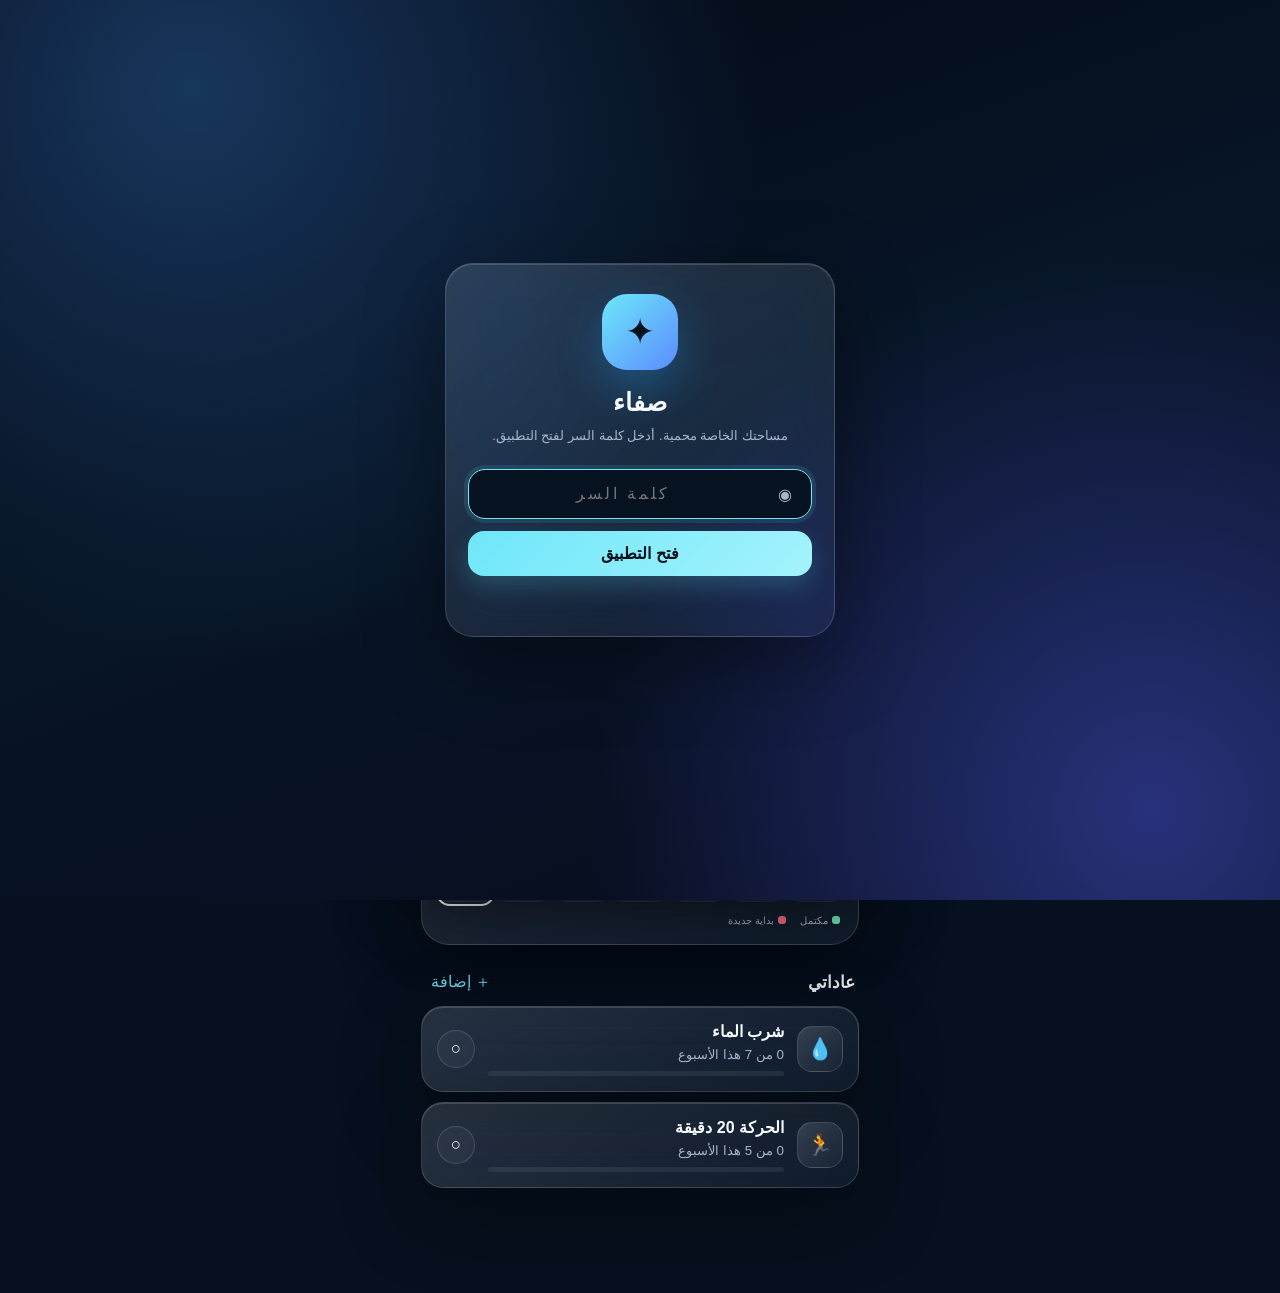
<file: index.html>
<!doctype html>
<html lang="ar" dir="rtl">
<head>
<meta charset="utf-8"><meta name="viewport" content="width=device-width,initial-scale=1,viewport-fit=cover">
<meta name="theme-color" content="#06101e"><meta name="color-scheme" content="dark"><meta name="apple-mobile-web-app-capable" content="yes"><meta name="apple-mobile-web-app-status-bar-style" content="black-translucent"><meta name="mobile-web-app-capable" content="yes"><title>صفاء — متتبع العادات</title>
<style>
:root{--bg:#06101e;--panel:rgba(255,255,255,.09);--line:rgba(255,255,255,.15);--text:#f7fbff;--muted:#a9b7c9;--cyan:#6ee7f9;--blue:#5b8cff;--green:#6ee7b7;--red:#fb7185;--gold:#f9d56e;--shadow:0 24px 80px rgba(0,0,0,.38)}
*{box-sizing:border-box;-webkit-tap-highlight-color:transparent}html{min-height:100%;scroll-behavior:smooth;background:#06101e;color-scheme:dark}body{margin:0;min-height:100vh;min-height:100dvh;color:var(--text);font-family:-apple-system,BlinkMacSystemFont,"SF Pro Display","Segoe UI",Tahoma,sans-serif;background-color:#06101e;background-image:radial-gradient(circle at 10% 0%,#17365c 0,transparent 38%),radial-gradient(circle at 90% 15%,#28327b 0,transparent 35%),linear-gradient(160deg,#030712,#071526 48%,#080b1d);background-attachment:fixed;overflow-x:hidden}
body:before,body:after{content:"";position:fixed;border-radius:50%;filter:blur(2px);opacity:.55;z-index:-1;animation:float 10s ease-in-out infinite alternate}body:before{width:230px;height:230px;background:#0ea5e9;top:16%;right:-120px}body:after{width:280px;height:280px;background:#4338ca;bottom:5%;left:-150px;animation-delay:-4s}@keyframes float{to{transform:translate3d(20px,-35px,0) scale(1.12)}}
button,input,select{font:inherit}.app{width:min(100%,470px);margin:auto;min-height:100vh;padding:calc(18px + env(safe-area-inset-top)) 16px calc(105px + env(safe-area-inset-bottom))}.glass{background:linear-gradient(145deg,rgba(255,255,255,.14),rgba(255,255,255,.055));border:1px solid var(--line);box-shadow:var(--shadow),inset 0 1px rgba(255,255,255,.15);backdrop-filter:blur(24px) saturate(145%);-webkit-backdrop-filter:blur(24px) saturate(145%);border-radius:28px}
header{display:flex;align-items:center;justify-content:space-between;margin:4px 4px 22px}.brand{display:flex;gap:11px;align-items:center}.logo{width:43px;height:43px;display:grid;place-items:center;border-radius:15px;background:linear-gradient(135deg,var(--cyan),var(--blue));box-shadow:0 10px 30px #249ceb55;color:#04101c;font-size:22px}.brand h1{font-size:20px;margin:0}.brand small{color:var(--muted)}.icon-btn{border:0;color:#fff;background:var(--panel);border:1px solid var(--line);width:43px;height:43px;border-radius:50%;cursor:pointer}
.hero{padding:24px;position:relative;overflow:hidden}.hero:after{content:"";position:absolute;width:150px;height:150px;border-radius:50%;background:var(--cyan);filter:blur(65px);opacity:.16;left:-30px;top:-35px}.eyebrow{color:#c9d8e9;font-size:13px;display:flex;gap:7px;align-items:center}.pulse{width:8px;height:8px;border-radius:50%;background:var(--green);box-shadow:0 0 0 5px #6ee7b722}.streak{font-size:76px;line-height:.95;font-weight:800;letter-spacing:-5px;margin:20px 0 4px;background:linear-gradient(180deg,#fff,#9feaff);-webkit-background-clip:text;color:transparent}.day-label{color:var(--muted)}.quote{margin:20px 0 0;padding-top:17px;border-top:1px solid var(--line);font-size:14px;color:#d9e7f5}.hero-actions{display:flex;gap:10px;margin-top:20px}.btn{border:0;border-radius:16px;padding:13px 16px;cursor:pointer;font-weight:700;transition:.2s}.btn:active{transform:scale(.97)}.btn-primary{color:#04101c;background:linear-gradient(135deg,var(--cyan),#a5f3fc);flex:1;box-shadow:0 10px 25px #67e8f933}.btn-soft{color:#fff;background:var(--panel);border:1px solid var(--line)}
.section-title{display:flex;justify-content:space-between;align-items:center;margin:26px 4px 12px}.section-title h2{font-size:17px;margin:0}.section-title button{border:0;background:none;color:var(--cyan);cursor:pointer}.stats{display:grid;grid-template-columns:repeat(3,1fr);gap:9px}.stat{padding:16px 10px;text-align:center;border-radius:21px}.stat b{font-size:23px;display:block}.stat span{font-size:11px;color:var(--muted)}.calendar{padding:18px}.calendar-head{display:flex;justify-content:space-between;align-items:center;margin-bottom:14px}.calendar-grid{display:grid;grid-template-columns:repeat(7,1fr);gap:7px}.dow{text-align:center;color:var(--muted);font-size:10px}.cell{aspect-ratio:1;border-radius:10px;display:grid;place-items:center;font-size:11px;color:#7f91a8;background:rgba(255,255,255,.04);border:1px solid rgba(255,255,255,.04)}.cell.good{background:linear-gradient(135deg,#2dd4bf,#60a5fa);color:#03151c;font-weight:800;box-shadow:0 5px 15px #2dd4bf33}.cell.bad{background:#fb718544;color:#ffdbe1;border-color:#fb718577}.cell.today{outline:2px solid #fff;outline-offset:2px}.cell.blank{opacity:0}.legend{display:flex;gap:14px;margin-top:13px;font-size:10px;color:var(--muted)}.dot{width:8px;height:8px;border-radius:3px;display:inline-block;margin-left:4px}.dot.g{background:var(--green)}.dot.r{background:var(--red)}
.habits{display:grid;gap:10px}.habit{padding:15px;display:flex;align-items:center;gap:13px;border-radius:22px}.habit-icon{width:46px;height:46px;border-radius:15px;display:grid;place-items:center;font-size:21px;background:linear-gradient(135deg,#ffffff24,#ffffff08);border:1px solid var(--line)}.habit-info{flex:1}.habit-info b{display:block;margin-bottom:4px}.habit-info small{color:var(--muted)}.check{width:38px;height:38px;border-radius:50%;border:1px solid var(--line);background:#ffffff0b;color:#fff;cursor:pointer;font-size:17px}.check.done{color:#04140f;background:var(--green);border-color:transparent}.progress{height:5px;background:#ffffff12;border-radius:10px;margin-top:8px;overflow:hidden}.progress i{display:block;height:100%;border-radius:10px;background:linear-gradient(90deg,var(--cyan),var(--blue))}
.nav{position:fixed;z-index:20;bottom:calc(12px + env(safe-area-inset-bottom));left:50%;transform:translateX(-50%);width:min(calc(100% - 28px),440px);padding:9px;display:grid;grid-template-columns:repeat(3,1fr);border-radius:24px}.nav button{border:0;background:transparent;color:var(--muted);padding:8px;border-radius:16px;cursor:pointer;font-size:11px}.nav button span{font-size:20px;display:block;margin-bottom:2px}.nav button.active{color:#fff;background:#ffffff12}.screen{display:none}.screen.active{display:block;animation:show .35s ease}@keyframes show{from{opacity:0;transform:translateY(8px)}}
.modal{position:fixed;inset:0;z-index:50;background:#020713aa;display:none;align-items:flex-end;justify-content:center;padding:15px}.modal.open{display:flex}.sheet{width:min(100%,470px);padding:22px;border-radius:30px;animation:up .3s ease}@keyframes up{from{transform:translateY(40px);opacity:0}}.sheet h3{margin:0 0 6px}.sheet p{color:var(--muted);font-size:13px;line-height:1.7}.field{margin:14px 0}.field label{display:block;font-size:12px;color:var(--muted);margin:0 3px 7px}.field input,.field select{width:100%;border-radius:15px;border:1px solid var(--line);background:#071221;color:#fff;padding:13px;outline:none}.row{display:flex;gap:9px}.row>*{flex:1}.danger{color:#fecdd3;background:#fb718522;border:1px solid #fb718555}.full{width:100%}.toast{position:fixed;z-index:90;top:calc(16px + env(safe-area-inset-top));left:50%;transform:translate(-50%,-120px);padding:12px 18px;border-radius:16px;background:#e9fbff;color:#06101e;font-weight:700;box-shadow:var(--shadow);transition:.35s}.toast.show{transform:translate(-50%,0)}
.settings-card{padding:8px 18px}.setting{padding:15px 0;display:flex;align-items:center;justify-content:space-between;border-bottom:1px solid var(--line)}.setting:last-child{border:0}.setting small{display:block;color:var(--muted);margin-top:4px}.about{padding:20px;line-height:1.8;color:#dbe8f5;font-size:13px}.empty{text-align:center;padding:26px;color:var(--muted)}.confetti{position:fixed;z-index:100;width:8px;height:14px;top:-20px;animation:fall 1.8s linear forwards}@keyframes fall{to{transform:translate(var(--x),105vh) rotate(700deg)}}
.header-actions{display:flex;gap:8px}.lock-screen{position:fixed;inset:0;z-index:300;display:grid;place-items:center;min-height:100vh;min-height:100dvh;padding:calc(22px + env(safe-area-inset-top)) 22px calc(22px + env(safe-area-inset-bottom));background-color:#06101e;background-image:radial-gradient(circle at 15% 10%,#17365c 0,transparent 42%),radial-gradient(circle at 90% 90%,#28327b 0,transparent 40%),linear-gradient(160deg,#030712,#071526 48%,#080b1d)}.lock-screen.hidden{display:none}.lock-card{width:min(100%,390px);padding:30px 22px;text-align:center}.lock-logo{width:76px;height:76px;margin:0 auto 18px;display:grid;place-items:center;border-radius:25px;background:linear-gradient(135deg,var(--cyan),var(--blue));box-shadow:0 18px 45px #249ceb55;color:#04101c;font-size:36px}.lock-card h2{margin:0 0 8px;font-size:25px}.lock-card p{margin:0 auto 22px;color:var(--muted);font-size:13px;line-height:1.7}.password-wrap{position:relative;margin-bottom:12px}.password-wrap input{width:100%;padding:15px 50px 15px 16px;text-align:center;letter-spacing:3px;border-radius:17px;border:1px solid var(--line);background:#071221;color:#fff;outline:none}.password-wrap input:focus{border-color:var(--cyan);box-shadow:0 0 0 4px #6ee7f91b}.show-password{position:absolute;right:8px;top:50%;transform:translateY(-50%);border:0;background:transparent;color:var(--muted);width:38px;height:38px;cursor:pointer}.lock-error{min-height:20px;color:#fecdd3;font-size:12px;margin-top:10px}.shake{animation:shake .35s ease}@keyframes shake{25%{transform:translateX(-8px)}50%{transform:translateX(8px)}75%{transform:translateX(-4px)}}
@media(min-width:700px){.app{padding-top:32px}.nav{bottom:24px}}@media(prefers-reduced-motion:reduce){*,*:before,*:after{animation:none!important;transition:none!important}}
</style></head>
<body>
<section class="lock-screen" id="lockScreen" aria-labelledby="lockTitle"><div class="lock-card glass" id="lockCard"><div class="lock-logo">✦</div><h2 id="lockTitle">صفاء</h2><p>مساحتك الخاصة محمية. أدخل كلمة السر لفتح التطبيق.</p><form onsubmit="unlockApp(event)"><div class="password-wrap"><input id="passwordInput" type="password" inputmode="text" autocomplete="current-password" placeholder="كلمة السر" aria-label="كلمة السر"><button class="show-password" type="button" onclick="togglePassword()" aria-label="إظهار أو إخفاء كلمة السر">◉</button></div><button class="btn btn-primary full" type="submit">فتح التطبيق</button><div class="lock-error" id="lockError" role="alert"></div></form></div></section>
<main class="app">
<header><div class="brand"><div class="logo">✦</div><div><h1>صفاء</h1><small id="todayText"></small></div></div><div class="header-actions"><button class="icon-btn" onclick="lockApp()" aria-label="قفل التطبيق">⌑</button><button class="icon-btn" onclick="openModal('settingsModal')" aria-label="الإعدادات">⚙</button></div></header>
<section id="home" class="screen active">
<div class="hero glass"><div class="eyebrow"><i class="pulse"></i> التعافي من الإباحية والعادة السرية</div><div class="streak" id="streak">0</div><div class="day-label" id="streakLabel">أيام من التقدّم</div><div class="quote" id="quote">كل يوم تختاره لنفسك هو خطوة حقيقية للأمام.</div><div class="hero-actions"><button class="btn btn-primary" onclick="markClean()">✓ أكملت اليوم</button><button class="btn btn-soft" onclick="openModal('resetModal')">بداية جديدة</button></div></div>
<div class="section-title"><h2>نظرة سريعة</h2></div><div class="stats"><div class="stat glass"><b id="best">0</b><span>أفضل سلسلة</span></div><div class="stat glass"><b id="cleanTotal">0</b><span>أيام ناجحة</span></div><div class="stat glass"><b id="rate">0%</b><span>هذا الشهر</span></div></div>
<div class="section-title"><h2>آخر 35 يوماً</h2><button onclick="showScreen('calendar')">عرض الكل</button></div><div class="calendar glass"><div class="calendar-grid" id="miniCalendar"></div><div class="legend"><span><i class="dot g"></i>مكتمل</span><span><i class="dot r"></i>بداية جديدة</span></div></div>
<div class="section-title"><h2>عاداتي</h2><button onclick="openHabitModal()">＋ إضافة</button></div><div id="habitList" class="habits"></div>
</section>
<section id="calendar" class="screen"><div class="section-title"><h2>سجل التقدّم</h2><button onclick="changeMonth(0)">هذا الشهر</button></div><div class="calendar glass"><div class="calendar-head"><button class="icon-btn" onclick="changeMonth(1)">‹</button><b id="monthTitle"></b><button class="icon-btn" onclick="changeMonth(-1)">›</button></div><div class="calendar-grid" id="monthCalendar"></div></div><div class="about glass" style="margin-top:14px"><b>تذكّر</b><br>السجل وسيلة للفهم، وليس للحكم عليك. البداية الجديدة لا تمحو ما تعلمته في الأيام السابقة.</div></section>
<section id="settings" class="screen"><div class="section-title"><h2>البيانات والخصوصية</h2></div><div class="settings-card glass"><div class="setting"><div><b>قفل التطبيق</b><small>اطلب كلمة السر عند الفتح من جديد</small></div><button class="btn btn-soft" onclick="lockApp()">قفل الآن</button></div><div class="setting"><div><b>تصدير نسخة</b><small>ملف JSON يحتفظ بسجلك</small></div><button class="btn btn-soft" onclick="exportData()">تصدير</button></div><div class="setting"><div><b>استيراد نسخة</b><small>استعد بياناتك من ملف سابق</small></div><label class="btn btn-soft">استيراد<input type="file" accept="application/json" onchange="importData(this)" hidden></label></div><div class="setting"><div><b>حذف كل البيانات</b><small>لا يمكن التراجع عن هذا الإجراء</small></div><button class="btn danger" onclick="eraseAll()">حذف</button></div></div><div class="about glass" style="margin-top:14px"><b>خصوصيتك أولاً</b><br>تُحفظ بياناتك داخل متصفحك فقط، ولا تُرسل إلى أي خادم. إذا مسحت بيانات المتصفح قد تفقد سجلك، لذلك استعمل التصدير للنسخ الاحتياطي.</div></section>
</main>
<nav class="nav glass"><button class="active" data-screen="home" onclick="showScreen('home')"><span>⌂</span>الرئيسية</button><button data-screen="calendar" onclick="showScreen('calendar')"><span>▦</span>السجل</button><button data-screen="settings" onclick="showScreen('settings')"><span>⚙</span>الإعدادات</button></nav>
<div class="modal" id="setupModal"><div class="sheet glass"><h3>ابدأ رحلتك ✨</h3><p>اختر تاريخ بداية التوقف. يمكنك تعديله لاحقاً، وكل بياناتك ستبقى على جهازك.</p><div class="field"><label>تاريخ البداية</label><input type="date" id="setupDate"></div><button class="btn btn-primary full" onclick="finishSetup()">ابدأ الآن</button></div></div>
<div class="modal" id="resetModal" onclick="backdrop(event)"><div class="sheet glass"><h3>بداية جديدة</h3><p>التعثّر لا يلغي تقدّمك. سنحفظ أفضل سلسلة ونبدأ العد من التاريخ الذي تختاره.</p><div class="field"><label>تاريخ البداية الجديدة</label><input type="date" id="resetDate"></div><div class="row"><button class="btn danger" onclick="confirmReset()">تأكيد البداية</button><button class="btn btn-soft" onclick="closeModal('resetModal')">إلغاء</button></div></div></div>
<div class="modal" id="habitModal" onclick="backdrop(event)"><div class="sheet glass"><h3 id="habitModalTitle">عادة جديدة</h3><p>أضف عادة إيجابية صغيرة تدعم رحلتك.</p><input type="hidden" id="habitId"><div class="field"><label>اسم العادة</label><input id="habitName" maxlength="35" placeholder="مثال: الرياضة أو القراءة"></div><div class="row"><div class="field"><label>الرمز</label><select id="habitIcon"><option>💧</option><option>🏃</option><option>📚</option><option>🧘</option><option>😴</option><option>🥗</option><option>🎯</option><option>✨</option></select></div><div class="field"><label>الهدف الأسبوعي</label><select id="habitTarget"><option value="7">يومياً</option><option value="5">5 أيام</option><option value="3">3 أيام</option><option value="1">مرة</option></select></div></div><div class="row"><button class="btn btn-primary" onclick="saveHabit()">حفظ</button><button class="btn btn-soft" onclick="closeModal('habitModal')">إلغاء</button></div><button id="deleteHabit" class="btn danger full" style="display:none;margin-top:10px" onclick="deleteHabit()">حذف العادة</button></div></div>
<div class="modal" id="settingsModal" onclick="backdrop(event)"><div class="sheet glass"><h3>إعداد الرحلة</h3><p>عدّل تاريخ بدايتك يدوياً إذا كان العد غير صحيح.</p><div class="field"><label>تاريخ بداية السلسلة الحالية</label><input type="date" id="editStart"></div><div class="row"><button class="btn btn-primary" onclick="saveStartDate()">حفظ</button><button class="btn btn-soft" onclick="closeModal('settingsModal')">إلغاء</button></div></div></div>
<div class="toast" id="toast"></div>
<script>
/* غيّر النص الموجود بين علامتي الاقتباس فقط لتعيين كلمة السر الخاصة بك. */
const APP_PASSWORD='1234';
let wrongAttempts=0,blockedUntil=0;
function unlockApp(e){e?.preventDefault();let now=Date.now(),input=$('#passwordInput'),error=$('#lockError'),card=$('#lockCard');if(now<blockedUntil){error.textContent='محاولات كثيرة. انتظر قليلاً ثم حاول من جديد.';return}if(input.value===APP_PASSWORD){wrongAttempts=0;input.value='';error.textContent='';$('#lockScreen').classList.add('hidden');return}wrongAttempts++;input.value='';error.textContent=wrongAttempts>=5?'تم إيقاف المحاولات لمدة 30 ثانية.':'كلمة السر غير صحيحة';card.classList.remove('shake');void card.offsetWidth;card.classList.add('shake');if(wrongAttempts>=5){blockedUntil=Date.now()+30000;wrongAttempts=0}input.focus()}
function lockApp(){$$('.modal.open').forEach(x=>x.classList.remove('open'));$('#passwordInput').value='';$('#lockError').textContent='';$('#lockScreen').classList.remove('hidden');setTimeout(()=>$('#passwordInput').focus(),60)}
function togglePassword(){let input=$('#passwordInput');input.type=input.type==='password'?'text':'password';input.focus()}
const KEY='safaa_tracker_v1',iso=d=>{let x=new Date(d.getTime()-d.getTimezoneOffset()*60000);return x.toISOString().slice(0,10)},today=()=>iso(new Date());
const dayDiff=(a,b)=>Math.max(0,Math.floor((new Date(b+'T12:00:00')-new Date(a+'T12:00:00'))/86400000));
const defaults=()=>({version:1,startDate:today(),best:0,history:{},habits:[{id:'water',name:'شرب الماء',icon:'💧',target:7,checks:{}},{id:'move',name:'الحركة 20 دقيقة',icon:'🏃',target:5,checks:{}}]});
let data=load(),viewMonth=new Date();function load(){try{return JSON.parse(localStorage.getItem(KEY))||defaults()}catch(e){return defaults()}}function save(){localStorage.setItem(KEY,JSON.stringify(data));render()}
const $=s=>document.querySelector(s),$$=s=>[...document.querySelectorAll(s)];
function openModal(id){$('#'+id).classList.add('open');if(id==='settingsModal')$('#editStart').value=data.startDate}
function closeModal(id){$('#'+id).classList.remove('open')}function backdrop(e){if(e.target===e.currentTarget)e.currentTarget.classList.remove('open')}
function streak(){return dayDiff(data.startDate,today())+(data.history[today()]==='good'?1:0)}
function statusFor(date){if(data.history[date])return data.history[date];if(date>=data.startDate&&date<today())return'good';return''}
function fillPast(end){let d=new Date(data.startDate+'T12:00:00'),z=new Date(end+'T12:00:00');while(d<=z){let k=iso(d);if(!data.history[k])data.history[k]='good';d.setDate(d.getDate()+1)}}
function render(){let s=streak();data.best=Math.max(data.best||0,s);$('#streak').textContent=s;$('#best').textContent=data.best;$('#streakLabel').textContent=s===1?'يوم واحد من التقدّم':'أيام من التقدّم';let good=new Set(Object.keys(data.history).filter(k=>data.history[k]==='good'));for(let d=new Date(data.startDate+'T12:00:00');d<new Date(today()+'T12:00:00');d.setDate(d.getDate()+1))good.add(iso(d));$('#cleanTotal').textContent=good.size;
let now=new Date(),prefix=iso(now).slice(0,7),passed=now.getDate(),monthGood=[...good].filter(k=>k.startsWith(prefix)).length;$('#rate').textContent=Math.round(monthGood/passed*100)+'%';renderMini();renderMonth();renderHabits();localStorage.setItem(KEY,JSON.stringify(data))}
function renderMini(){let box=$('#miniCalendar');box.innerHTML='';let start=new Date();start.setDate(start.getDate()-34);for(let i=0;i<35;i++){let d=new Date(start);d.setDate(start.getDate()+i);box.appendChild(dayCell(d))}}
function dayCell(d){let k=iso(d),el=document.createElement('div'),st=statusFor(k);el.className='cell '+(st==='good'?'good':st==='bad'?'bad':'')+(k===today()?' today':'');el.textContent=d.getDate();el.title=k+(st==='good'?' — مكتمل':st==='bad'?' — بداية جديدة':'');return el}
function renderMonth(){let y=viewMonth.getFullYear(),m=viewMonth.getMonth(),box=$('#monthCalendar');$('#monthTitle').textContent=new Intl.DateTimeFormat('ar',{month:'long',year:'numeric'}).format(viewMonth);box.innerHTML='';['ح','ن','ث','ر','خ','ج','س'].forEach(x=>{let e=document.createElement('div');e.className='dow';e.textContent=x;box.appendChild(e)});let first=new Date(y,m,1).getDay();for(let i=0;i<first;i++){let e=document.createElement('div');e.className='cell blank';box.appendChild(e)}for(let d=1;d<=new Date(y,m+1,0).getDate();d++)box.appendChild(dayCell(new Date(y,m,d)))}
function changeMonth(n){if(n===0)viewMonth=new Date();else viewMonth.setMonth(viewMonth.getMonth()+n);renderMonth()}
function markClean(){data.history[today()]='good';save();celebrate();toast('ممتاز! سُجّل إنجاز اليوم ✨')}
function confirmReset(){let d=$('#resetDate').value||today();if(d>today())return toast('اختر تاريخاً ليس في المستقبل');fillPast(new Date(new Date(d+'T12:00:00')-86400000).toISOString().slice(0,10));data.best=Math.max(data.best||0,streak());data.startDate=d;data.history[d]='bad';closeModal('resetModal');save();toast('بداية جديدة بهدوء. أنت ما زلت تتقدّم')}
function renderHabits(){let box=$('#habitList');if(!data.habits.length){box.innerHTML='<div class="empty glass">لا توجد عادات إضافية بعد.</div>';return}box.innerHTML=data.habits.map(h=>{let done=!!h.checks[today()],count=weekCount(h),pct=Math.min(100,Math.round(count/h.target*100));return`<div class="habit glass"><div class="habit-icon">${h.icon}</div><div class="habit-info" onclick="openHabitModal('${h.id}')"><b>${esc(h.name)}</b><small>${count} من ${h.target} هذا الأسبوع</small><div class="progress"><i style="width:${pct}%"></i></div></div><button class="check ${done?'done':''}" onclick="toggleHabit('${h.id}')" aria-label="تحديد العادة">${done?'✓':'○'}</button></div>`}).join('')}
function weekCount(h){let n=0,d=new Date(),day=d.getDay(),start=new Date(d);start.setDate(d.getDate()-day);for(let i=0;i<7;i++){let x=new Date(start);x.setDate(start.getDate()+i);if(h.checks[iso(x)])n++}return n}
function toggleHabit(id){let h=data.habits.find(x=>x.id===id);if(!h)return;h.checks[today()]=!h.checks[today()];save();if(h.checks[today()])toast('خطوة صغيرة، أثر كبير 👏')}
function openHabitModal(id=''){let h=data.habits.find(x=>x.id===id);$('#habitId').value=id;$('#habitName').value=h?h.name:'';$('#habitIcon').value=h?h.icon:'✨';$('#habitTarget').value=h?h.target:7;$('#habitModalTitle').textContent=h?'تعديل العادة':'عادة جديدة';$('#deleteHabit').style.display=h?'block':'none';openModal('habitModal')}
function saveHabit(){let id=$('#habitId').value,name=$('#habitName').value.trim();if(!name)return toast('اكتب اسم العادة أولاً');let h=data.habits.find(x=>x.id===id);if(h){h.name=name;h.icon=$('#habitIcon').value;h.target=+$ ('#habitTarget').value}else data.habits.push({id:'h'+Date.now(),name,icon:$('#habitIcon').value,target:+$('#habitTarget').value,checks:{}});closeModal('habitModal');save();toast('تم حفظ العادة')}
function deleteHabit(){let id=$('#habitId').value;if(!confirm('حذف هذه العادة وسجلها؟'))return;data.habits=data.habits.filter(x=>x.id!==id);closeModal('habitModal');save()}
function finishSetup(){let d=$('#setupDate').value||today();if(d>today())return toast('اختر تاريخاً ليس في المستقبل');data.startDate=d;localStorage.setItem('safaa_ready','1');closeModal('setupModal');save();toast('رحلتك بدأت. خطوة بخطوة 🤍')}
function saveStartDate(){let d=$('#editStart').value;if(!d||d>today())return toast('تحقق من التاريخ');data.startDate=d;closeModal('settingsModal');save();toast('تم تحديث تاريخ البداية')}
function showScreen(id){$$('.screen').forEach(x=>x.classList.toggle('active',x.id===id));$$('.nav button').forEach(x=>x.classList.toggle('active',x.dataset.screen===id));scrollTo({top:0,behavior:'smooth'})}
function toast(msg){let t=$('#toast');t.textContent=msg;t.classList.add('show');clearTimeout(t.timer);t.timer=setTimeout(()=>t.classList.remove('show'),2600)}function esc(s){return s.replace(/[&<>"']/g,c=>({'&':'&amp;','<':'&lt;','>':'&gt;','"':'&quot;',"'":'&#39;'}[c]))}
function exportData(){let blob=new Blob([JSON.stringify(data,null,2)],{type:'application/json'}),a=document.createElement('a');a.href=URL.createObjectURL(blob);a.download='safaa-backup-'+today()+'.json';a.click();setTimeout(()=>URL.revokeObjectURL(a.href),500);toast('تم تجهيز النسخة الاحتياطية')}
function importData(input){let f=input.files[0];if(!f)return;let r=new FileReader();r.onload=()=>{try{let x=JSON.parse(r.result);if(!x.startDate||!Array.isArray(x.habits)||typeof x.history!=='object')throw 0;data=x;save();toast('تم استرجاع بياناتك بنجاح')}catch(e){toast('هذا الملف غير صالح')}input.value=''};r.readAsText(f)}
function eraseAll(){if(!confirm('هل تريد حذف كل السجل والعادات نهائياً؟'))return;localStorage.removeItem(KEY);localStorage.removeItem('safaa_ready');data=defaults();render();$('#setupDate').value=today();openModal('setupModal')}
function celebrate(){let colors=['#6ee7f9','#6ee7b7','#f9d56e','#fb7185','#818cf8'];for(let i=0;i<26;i++){let e=document.createElement('i');e.className='confetti';e.style.left=Math.random()*100+'vw';e.style.background=colors[i%colors.length];e.style.setProperty('--x',(Math.random()*180-90)+'px');e.style.animationDelay=Math.random()*.35+'s';document.body.appendChild(e);setTimeout(()=>e.remove(),2300)}}
const quotes=['كل يوم تختاره لنفسك هو خطوة حقيقية للأمام.','لا تحتاج للكمال؛ تحتاج فقط أن تعود إلى اختيارك.','ركّز على هذا اليوم فقط، وغداً له وقته.','أنت تبني مساحة أهدأ في حياتك، يوماً بعد يوم.'];
(function init(){let now=new Date();$('#todayText').textContent=new Intl.DateTimeFormat('ar',{weekday:'long',day:'numeric',month:'long'}).format(now);$('#quote').textContent=quotes[now.getDate()%quotes.length];$('#setupDate').value=today();$('#resetDate').value=today();if(!localStorage.getItem('safaa_ready'))openModal('setupModal');render();setTimeout(()=>$('#passwordInput').focus(),120)})();
</script></body></html>
</file>
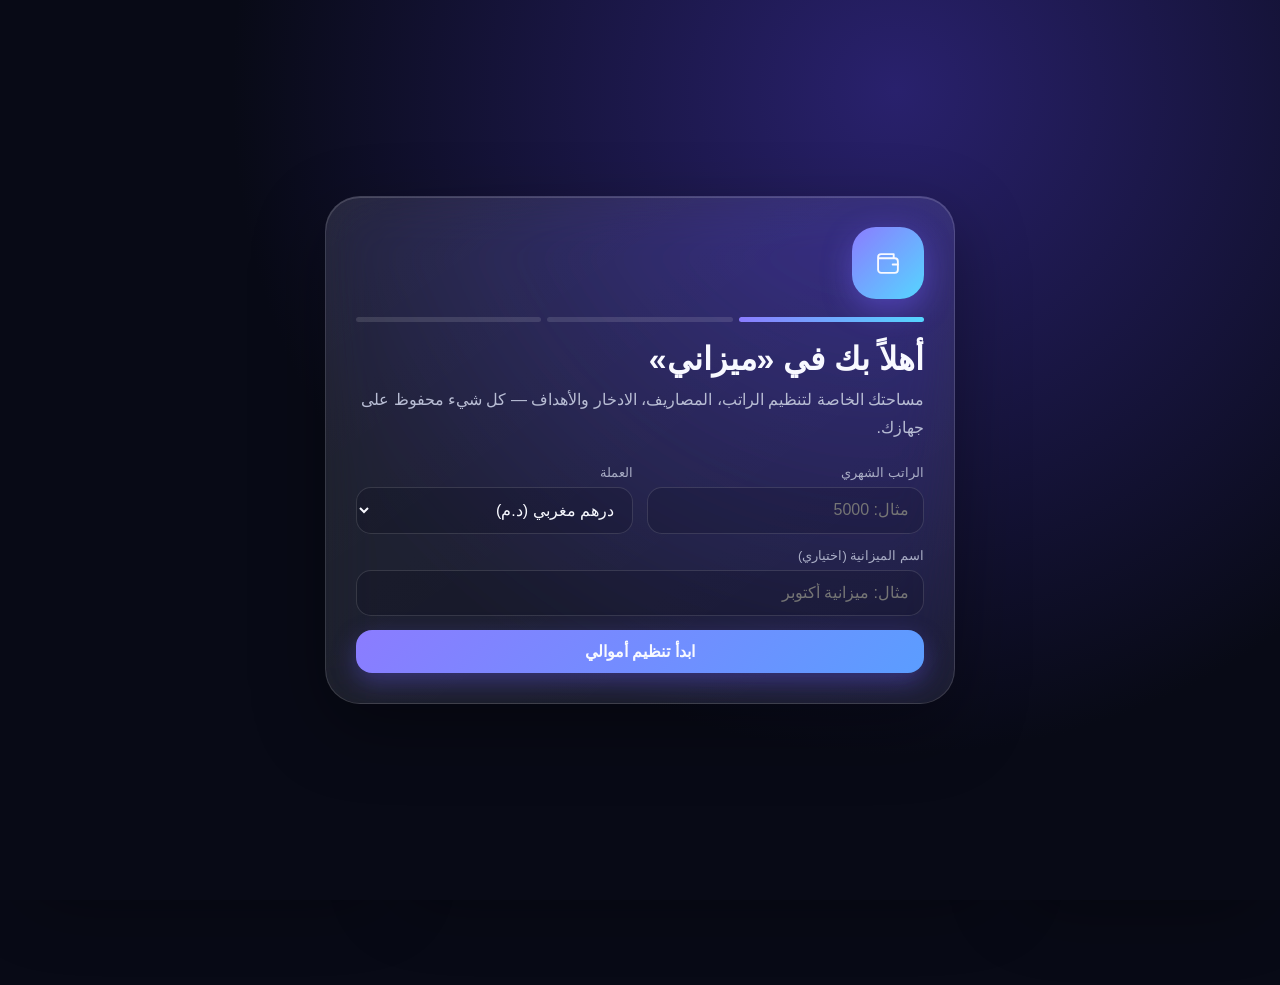
<file: mizani/index.html>
<!DOCTYPE html>
<html lang="ar" dir="rtl">
<head>
<meta charset="UTF-8">
<meta name="viewport" content="width=device-width,initial-scale=1,maximum-scale=1,user-scalable=no,viewport-fit=cover">
<meta name="theme-color" content="#080a16">
<meta name="color-scheme" content="dark light">
<meta name="apple-mobile-web-app-capable" content="yes">
<meta name="mobile-web-app-capable" content="yes">
<link rel="apple-touch-icon" sizes="180x180" href="apple-touch-icon.png">
<link rel="icon" type="image/png" sizes="192x192" href="app-icon-192.png">
<link rel="manifest" href="manifest.webmanifest">
<meta name="apple-mobile-web-app-status-bar-style" content="black-translucent">
<meta name="apple-mobile-web-app-title" content="ميزاني">
<meta name="format-detection" content="telephone=no">
<title>ميزاني — مدير الميزانية الشهرية</title>
<style>
:root{--bg:#080a16;--panel:rgba(255,255,255,.075);--panel2:rgba(255,255,255,.11);--line:rgba(255,255,255,.13);--text:#f8f9ff;--muted:#a9adc5;--primary:#8b7cff;--primary2:#55d6ff;--green:#38d99f;--red:#ff6f91;--amber:#ffc15e;--shadow:0 24px 70px rgba(0,0,0,.35);--r:26px}
*{box-sizing:border-box;-webkit-tap-highlight-color:transparent}html{scroll-behavior:smooth;background:#080a16;min-height:100%;overscroll-behavior:none}body{margin:0;min-height:100vh;min-height:100svh;background:var(--bg);color:var(--text);font-family:-apple-system,BlinkMacSystemFont,"SF Pro Display","Segoe UI",Tahoma,sans-serif;overflow-x:hidden;overscroll-behavior-y:none}body:before{content:"";position:fixed;inset:0;z-index:-2;background:var(--bg)}button,input,select{font:inherit}body{-webkit-touch-callout:none;-webkit-user-select:none;user-select:none;touch-action:manipulation}input,select,textarea{user-select:text;-webkit-user-select:text;-webkit-touch-callout:default}button,a,[role="button"]{touch-action:manipulation}.hidden{display:none!important}
.ui-icon{width:20px;height:20px;display:inline-block;vertical-align:middle;fill:none;stroke:currentColor;stroke-width:1.8;stroke-linecap:round;stroke-linejoin:round;flex:none}.ui-icon.sm{width:17px;height:17px}.ui-icon.lg{width:26px;height:26px}.icon-slot{display:inline-grid;place-items:center}.empty-icon{width:58px;height:58px;border-radius:19px;background:rgba(139,124,255,.14);color:var(--primary);display:grid;place-items:center;margin:0 auto 13px}.btn .ui-icon,.pill .ui-icon{margin-inline-end:7px}.tiny .ui-icon{width:16px;height:16px}.nav .ui-icon{width:21px;height:21px}.mobile-nav .ui-icon{width:20px;height:20px}.logo .ui-icon{width:25px;height:25px}.stat-icon .ui-icon,.cat-icon .ui-icon,.tx-icon .ui-icon{width:20px;height:20px}.goal-icon .ui-icon{width:27px;height:27px}
body.light{--bg:#edf0fb;--panel:rgba(255,255,255,.58);--panel2:rgba(255,255,255,.78);--line:rgba(90,90,130,.14);--text:#17182a;--muted:#676b80;--shadow:0 22px 60px rgba(67,67,110,.15)}
.aurora{position:fixed;inset:0;overflow:hidden;pointer-events:none;z-index:-1}.blob{position:absolute;border-radius:50%;filter:blur(70px);opacity:.5;animation:float 16s ease-in-out infinite}.b1{width:420px;height:420px;background:#4b35ff;right:-110px;top:-130px}.b2{width:370px;height:370px;background:#00a9c7;left:-120px;bottom:-110px;animation-delay:-5s}.b3{width:280px;height:280px;background:#bc3fa6;left:38%;top:35%;animation-delay:-9s}@keyframes float{50%{transform:translate(50px,35px) scale(1.12)}}
.glass{background:linear-gradient(145deg,var(--panel2),var(--panel));border:1px solid var(--line);box-shadow:var(--shadow),inset 0 1px rgba(255,255,255,.16);backdrop-filter:blur(28px) saturate(150%);-webkit-backdrop-filter:blur(28px) saturate(150%)}
.app{display:grid;grid-template-columns:260px 1fr;min-height:100vh;min-height:100svh}.side{position:fixed;inset:18px 18px 18px auto;width:242px;border-radius:30px;padding:20px 14px;display:flex;flex-direction:column;z-index:20}.brand{display:flex;align-items:center;gap:12px;padding:8px 10px 24px}.logo{width:45px;height:45px;border-radius:15px;background:linear-gradient(135deg,var(--primary),var(--primary2));display:grid;place-items:center;box-shadow:0 10px 30px rgba(118,101,255,.42);font-size:23px}.brand h1{font-size:21px;margin:0}.brand small{display:block;color:var(--muted);margin-top:2px}.nav{display:grid;gap:7px}.nav button{border:0;background:transparent;color:var(--muted);padding:13px 14px;border-radius:17px;text-align:right;display:flex;align-items:center;gap:12px;cursor:pointer;transition:.25s}.nav button:hover,.nav button.active{color:var(--text);background:rgba(255,255,255,.11);transform:translateX(-3px)}.nav .ico{font-size:19px;width:24px;text-align:center}.side-foot{margin-top:auto;padding:14px}.mini-progress{height:8px;border-radius:8px;background:rgba(255,255,255,.09);overflow:hidden;margin:10px 0}.mini-progress span{display:block;height:100%;background:linear-gradient(90deg,var(--green),var(--primary2));border-radius:inherit}.side-foot p{margin:0;font-size:12px;color:var(--muted)}
.main{grid-column:2;padding:22px 28px 110px;max-width:1500px;width:100%;margin:auto}.topbar{display:flex;justify-content:space-between;align-items:center;margin-bottom:24px;gap:14px;position:relative;z-index:5}.welcome h2{font-size:clamp(25px,3vw,36px);margin:0 0 5px}.welcome p{margin:0;color:var(--muted)}.top-actions{display:flex;align-items:center;gap:10px}.mobile-settings{display:none}.icon-btn,.btn{border:1px solid var(--line);color:var(--text);background:var(--panel);cursor:pointer;transition:.2s;backdrop-filter:blur(14px)}.icon-btn{width:46px;height:46px;border-radius:16px;display:grid;place-items:center;font-size:18px}.icon-btn:hover,.btn:hover{transform:translateY(-2px);background:var(--panel2)}.btn{padding:12px 18px;border-radius:16px;font-weight:700}.btn.primary{background:linear-gradient(135deg,var(--primary),#5b9dff);border:0;box-shadow:0 9px 25px rgba(113,94,255,.35)}.btn.danger{color:#fff;background:rgba(255,65,105,.25)}
.page{display:none;animation:fade .35s ease}.page.active{display:block}@keyframes fade{from{opacity:0;transform:translateY(8px)}}
.stats{display:grid;grid-template-columns:repeat(4,1fr);gap:15px}.stat{border-radius:24px;padding:19px;position:relative;overflow:hidden}.stat:after{content:'';position:absolute;width:75px;height:75px;border-radius:50%;background:var(--accent);filter:blur(35px);opacity:.45;top:-20px;left:-10px}.stat-head{display:flex;justify-content:space-between;color:var(--muted);font-size:13px}.stat-icon{width:34px;height:34px;border-radius:12px;background:color-mix(in srgb,var(--accent) 25%,transparent);display:grid;place-items:center}.stat strong{display:block;font-size:24px;margin:15px 0 4px}.stat small{color:var(--muted)}.up{color:var(--green)!important}.down{color:var(--red)!important}.grid{display:grid;grid-template-columns:1.25fr .75fr;gap:16px;margin-top:16px}.card{border-radius:var(--r);padding:20px}.card-title{display:flex;justify-content:space-between;align-items:center;margin-bottom:18px}.card-title h3{margin:0;font-size:18px}.card-title span,.subtle{color:var(--muted);font-size:13px}.ring-wrap{display:flex;align-items:center;gap:28px;min-height:220px}.ring{width:170px;height:170px;border-radius:50%;display:grid;place-items:center;background:conic-gradient(var(--primary) 0,var(--primary2) var(--p),rgba(255,255,255,.08) var(--p));position:relative;flex:none}.ring:before{content:'';width:126px;height:126px;border-radius:50%;background:color-mix(in srgb,var(--bg) 84%,transparent);border:1px solid var(--line);position:absolute}.ring-center{position:relative;text-align:center}.ring-center b{font-size:29px;display:block}.legend{display:grid;gap:15px;flex:1}.legend-row{display:flex;justify-content:space-between;gap:10px}.dot{display:inline-block;width:10px;height:10px;border-radius:50%;margin-left:7px}.category-grid{display:grid;grid-template-columns:repeat(2,1fr);gap:12px}.category{padding:15px;border-radius:20px;border:1px solid var(--line);background:rgba(255,255,255,.045)}.cat-top{display:flex;justify-content:space-between;align-items:center}.cat-icon{width:38px;height:38px;border-radius:13px;display:grid;place-items:center;font-size:18px}.category strong{display:block;margin:12px 0 7px}.bar{height:7px;background:rgba(255,255,255,.08);border-radius:8px;overflow:hidden}.bar span{height:100%;display:block;border-radius:inherit}.category small{color:var(--muted);display:block;margin-top:7px}.empty{text-align:center;padding:36px 15px;color:var(--muted)}.empty .emoji{display:none}.transactions{display:grid;gap:9px}.tx{display:grid;grid-template-columns:44px 1fr auto;align-items:center;gap:12px;padding:11px;border-radius:17px}.tx:hover{background:rgba(255,255,255,.055)}.tx-icon{width:43px;height:43px;border-radius:14px;display:grid;place-items:center;font-size:19px}.tx b{font-size:14px}.tx small{color:var(--muted);display:block;margin-top:4px}.tx-amount{font-weight:800;text-align:left}.section-head{display:flex;justify-content:space-between;align-items:end;gap:12px;margin-bottom:18px}.section-head h2{margin:0 0 5px}.section-head p{margin:0;color:var(--muted)}
.form-grid{display:grid;grid-template-columns:repeat(2,1fr);gap:14px}.field{display:grid;gap:7px}.field.full{grid-column:1/-1}.field label{font-size:13px;color:var(--muted)}.input{width:100%;border:1px solid var(--line);background:rgba(10,10,25,.18);color:var(--text);padding:13px 14px;border-radius:15px;outline:none}.input:focus{border-color:var(--primary);box-shadow:0 0 0 3px rgba(139,124,255,.14)}select.input option{color:#111}.budget-layout{display:grid;grid-template-columns:350px 1fr;gap:16px}.budget-list{display:grid;gap:11px}.budget-item{padding:15px;border-radius:20px;border:1px solid var(--line);background:rgba(255,255,255,.04)}.budget-row{display:grid;grid-template-columns:43px 1fr auto;align-items:center;gap:11px}.budget-actions{display:flex;gap:5px}.tiny{width:32px;height:32px;border-radius:10px;border:0;background:rgba(255,255,255,.08);color:var(--text);cursor:pointer}.filterbar{display:flex;gap:10px;flex-wrap:wrap;margin-bottom:14px}.search{flex:1;min-width:180px}.table{width:100%;border-collapse:collapse}.table th,.table td{padding:13px 10px;text-align:right;border-bottom:1px solid var(--line);font-size:14px}.table th{color:var(--muted);font-weight:500}.table td:last-child,.table th:last-child{text-align:left}.badge{padding:5px 9px;border-radius:10px;background:rgba(255,255,255,.08);font-size:12px;white-space:nowrap}
.goals{display:grid;grid-template-columns:repeat(3,1fr);gap:14px}.goal{padding:18px;border-radius:23px}.goal-top{display:flex;justify-content:space-between}.goal-icon{width:46px;height:46px;border-radius:15px;display:grid;place-items:center;color:var(--primary);background:rgba(139,124,255,.14)}.goal strong{display:block;font-size:20px;margin:15px 0 5px}.goal .bar{height:9px;margin:14px 0 8px}.report-grid{display:grid;grid-template-columns:1.2fr .8fr;gap:16px}.chart{height:270px;width:100%}.insight{padding:14px;border-radius:18px;background:rgba(255,255,255,.05);border:1px solid var(--line);margin:9px 0}.settings-grid{display:grid;grid-template-columns:repeat(2,1fr);gap:14px}.setting{padding:18px;border-radius:22px;display:flex;justify-content:space-between;align-items:center;gap:15px}.setting h4{margin:0 0 5px}.setting p{margin:0;color:var(--muted);font-size:13px}.switch{width:52px;height:30px;border-radius:20px;background:rgba(255,255,255,.13);border:0;padding:3px;cursor:pointer}.switch span{display:block;width:24px;height:24px;border-radius:50%;background:#fff;transition:.25s}.switch.on{background:var(--primary)}.switch.on span{transform:translateX(-22px)}
.modal{position:fixed;inset:0;background:rgba(3,4,12,.56);backdrop-filter:blur(15px);display:none;place-items:center;padding:18px;z-index:100}.modal.open{display:grid}.modal-box{width:min(540px,100%);max-height:90vh;overflow:auto;border-radius:30px;padding:22px;animation:pop .25s ease}@keyframes pop{from{opacity:0;transform:scale(.95)}}.modal-head{display:flex;justify-content:space-between;align-items:center;margin-bottom:18px}.modal-head h3{margin:0}.close{border:0;background:rgba(255,255,255,.1);color:var(--text);width:36px;height:36px;border-radius:12px;cursor:pointer}.modal-actions{display:flex;justify-content:flex-end;gap:9px;margin-top:20px}.toast{position:fixed;left:24px;bottom:24px;background:rgba(25,28,45,.88);color:#fff;border:1px solid rgba(255,255,255,.15);padding:13px 18px;border-radius:15px;backdrop-filter:blur(20px);transform:translateY(100px);opacity:0;transition:.3s;z-index:200}.toast.show{transform:none;opacity:1}.fab{display:none}.mobile-nav{display:none}.month-select{max-width:155px}
.onboarding{position:fixed;inset:0;z-index:300;background:radial-gradient(circle at 70% 10%,#29216d,#080a16 55%);display:grid;place-items:center;padding:max(20px,env(safe-area-inset-top)) max(20px,env(safe-area-inset-right)) max(20px,env(safe-area-inset-bottom)) max(20px,env(safe-area-inset-left))}.onboard-card{width:min(630px,100%);border-radius:35px;padding:30px}.onboard-logo{width:72px;height:72px;font-size:34px;border-radius:24px;margin-bottom:18px}.onboard-card h1{font-size:32px;margin:0 0 8px}.onboard-card>p{color:#b8bdd4;margin:0 0 24px;line-height:1.7}.steps{display:flex;gap:6px;margin-bottom:18px}.steps span{height:5px;flex:1;background:rgba(255,255,255,.12);border-radius:9px}.steps span.active{background:linear-gradient(90deg,var(--primary),var(--primary2))}.quick-pills{display:flex;gap:8px;flex-wrap:wrap;margin:12px 0}.pill{border:1px solid var(--line);background:rgba(255,255,255,.06);color:var(--text);padding:9px 12px;border-radius:14px;cursor:pointer}.pin-screen{position:fixed;inset:0;padding-top:env(safe-area-inset-top);padding-bottom:env(safe-area-inset-bottom);z-index:500;background:var(--bg);display:none;place-items:center;text-align:center}.pin-screen.open{display:grid}.pin-dots{display:flex;justify-content:center;gap:13px;margin:25px}.pin-dots i{width:14px;height:14px;border-radius:50%;border:1px solid var(--muted)}.pin-dots i.fill{background:var(--text)}.keypad{display:grid;grid-template-columns:repeat(3,70px);gap:12px}.keypad button{width:70px;height:58px;border-radius:20px;border:1px solid var(--line);background:var(--panel);color:var(--text);font-size:20px}.danger-text{color:var(--red)}
@media(max-width:1050px){.stats{grid-template-columns:repeat(2,1fr)}.grid,.report-grid{grid-template-columns:1fr}.budget-layout{grid-template-columns:1fr}.goals{grid-template-columns:repeat(2,1fr)}}
@media(max-width:760px){.mobile-settings{display:grid}.app{display:block}.side{display:none}.main{padding:max(16px,env(safe-area-inset-top)) 14px calc(105px + env(safe-area-inset-bottom))}.topbar{padding-top:0;align-items:flex-start;flex-wrap:wrap}.welcome{width:100%}.top-actions{width:100%}.month-select{flex:1;max-width:none}.welcome h2{font-size:25px}.welcome p{font-size:13px}.top-actions .btn{font-size:0;width:46px;padding:0}.top-actions .btn .ui-icon{margin:0;width:21px;height:21px}.stats{grid-template-columns:repeat(2,1fr);gap:10px}.stat{padding:15px}.stat strong{font-size:18px}.grid{gap:11px}.card{padding:16px;border-radius:22px}.ring-wrap{flex-direction:column}.ring{width:155px;height:155px}.category-grid{grid-template-columns:1fr}.goals,.settings-grid{grid-template-columns:1fr}.report-grid{grid-template-columns:1fr}.table-wrap{overflow:auto}.table{min-width:620px}.mobile-nav{position:fixed;display:flex;bottom:10px;left:10px;right:10px;z-index:30;border-radius:24px;padding:7px;justify-content:space-around}.mobile-nav button{border:0;background:transparent;color:var(--muted);display:grid;gap:3px;place-items:center;padding:6px 8px;border-radius:15px;font-size:10px}.mobile-nav button i{font-style:normal;display:grid;place-items:center}.mobile-nav button.active{color:var(--text);background:rgba(255,255,255,.12)}.section-head{align-items:flex-start}.section-head .btn{padding:10px 12px}.form-grid{grid-template-columns:1fr}.field.full{grid-column:auto}.budget-layout{display:block}.budget-layout>.card{margin-bottom:12px}.onboard-card{padding:22px}.onboard-card h1{font-size:26px}}
@media(max-width:400px){.stats{grid-template-columns:1fr 1fr}.stat-head span:first-child{font-size:11px}.stat strong{font-size:16px}.top-actions{gap:6px}.icon-btn{width:42px;height:42px}.month-select{max-width:125px}}


.record-actions{display:flex;gap:6px;justify-content:flex-end}.edit-hint{display:inline-flex;align-items:center;gap:6px;color:var(--muted);font-size:12px}.tiny{min-width:38px;min-height:38px}.modal-box{overscroll-behavior:contain}.input{min-height:46px}.section-head .btn{white-space:nowrap}
@media(max-width:760px){
 .main{width:100%;max-width:100vw;overflow:hidden;padding-inline:12px}.card{width:100%;min-width:0}.top-actions{display:grid;grid-template-columns:minmax(0,1fr) 44px 44px 44px}.top-actions .icon-btn,.top-actions .btn{width:44px;height:44px}.month-select{min-width:0;width:100%}
 .section-head{flex-direction:column;align-items:stretch}.section-head .btn{width:100%;min-height:46px}.stats{width:100%}.stat{min-width:0}.stat strong{overflow-wrap:anywhere}.ring-wrap{min-width:0}.legend{width:100%}.legend-row{min-width:0}.legend-row b{text-align:left;overflow-wrap:anywhere}.tx{grid-template-columns:40px minmax(0,1fr)}.tx-amount{grid-column:2;justify-self:start;text-align:right}.tx-icon{width:40px;height:40px}.budget-row{grid-template-columns:40px minmax(0,1fr);align-items:start}.budget-actions{grid-column:1/-1;justify-content:flex-end}.filterbar{display:grid;grid-template-columns:1fr}.search,.filterbar .input{max-width:none!important;width:100%;min-width:0}
 .table-wrap{overflow:visible}.table{min-width:0;width:100%;display:block}.table thead{display:none}.table tbody{display:grid;gap:10px}.table tr{display:block;width:100%;padding:13px;border:1px solid var(--line);border-radius:18px;background:rgba(255,255,255,.035)}.table tr:has(.empty){padding:0}.table td{display:flex;justify-content:space-between;align-items:center;gap:12px;width:100%;padding:8px 2px;border:0;text-align:left!important}.table td:before{content:attr(data-label);color:var(--muted);font-size:12px;text-align:right}.table td:first-child{padding-top:2px}.table td:last-child{padding-bottom:2px}.table td[colspan]{display:block}.table td[colspan]:before{display:none}.record-actions{width:100%}
 .settings-grid{gap:10px}.setting{align-items:flex-start;flex-direction:column}.setting>.input{width:100%!important}.modal{padding:10px}.modal-box{max-height:calc(100dvh - 20px);border-radius:24px;padding:18px}.modal-actions{display:grid;grid-template-columns:1fr 1fr;width:100%}.modal-actions .btn{width:100%}.toast{left:12px;right:12px;bottom:calc(92px + env(safe-area-inset-bottom));text-align:center}
}
@media(max-width:370px){.main{padding-inline:9px}.stats{grid-template-columns:1fr}.mobile-nav button{padding-inline:5px}.mobile-nav button{font-size:9px;padding-inline:3px}.onboard-card{padding:18px}.keypad{grid-template-columns:repeat(3,64px)}.keypad button{width:64px}}
</style>
</head>
<body>
<div class="aurora"><i class="blob b1"></i><i class="blob b2"></i><i class="blob b3"></i></div>
<div id="onboarding" class="onboarding hidden">
 <div class="onboard-card glass">
  <div class="logo onboard-logo"><span class="icon-slot" data-icon="wallet"></span></div><div class="steps"><span class="active"></span><span></span><span></span></div>
  <h1>أهلاً بك في «ميزاني»</h1><p>مساحتك الخاصة لتنظيم الراتب، المصاريف، الادخار والأهداف — كل شيء محفوظ على جهازك.</p>
  <form id="setupForm" class="form-grid">
   <div class="field"><label>الراتب الشهري</label><input id="setupSalary" class="input" type="number" min="0" step="1" required placeholder="مثال: 5000"></div>
   <div class="field"><label>العملة</label><select id="setupCurrency" class="input"><option value="د.م">درهم مغربي (د.م)</option><option value="$">دولار ($)</option><option value="€">يورو (€)</option><option value="ر.س">ريال سعودي (ر.س)</option><option value="د.ج">دينار جزائري (د.ج)</option></select></div>
   <div class="field full"><label>اسم الميزانية (اختياري)</label><input id="setupName" class="input" placeholder="مثال: ميزانية أكتوبر"></div>
   <div class="field full"><button class="btn primary" type="submit">ابدأ تنظيم أموالي</button></div>
  </form>
 </div>
</div>
<div class="app">
<aside class="side glass">
 <div class="brand"><div class="logo"><span class="icon-slot" data-icon="wallet"></span></div><div><h1>ميزاني</h1><small>أموالك، بوضوح</small></div></div>
 <nav class="nav" id="desktopNav">
  <button class="active" data-page="dashboard"><span class="ico icon-slot" data-icon="home"></span>نظرة عامة</button><button data-page="budget"><span class="ico icon-slot" data-icon="grid"></span>تقسيم الراتب</button><button data-page="expenses"><span class="ico icon-slot" data-icon="receipt"></span>المصاريف</button><button data-page="goals"><span class="ico icon-slot" data-icon="target"></span>أهداف الادخار</button><button data-page="reports"><span class="ico icon-slot" data-icon="chart"></span>التقارير</button><button data-page="settings"><span class="ico icon-slot" data-icon="settings"></span>الإعدادات</button>
 </nav>
 <div class="side-foot"><p>التزام ميزانية الشهر</p><div class="mini-progress"><span id="sideProgress" style="width:0%"></span></div><p id="sideCaption">ابدأ بإضافة تقسيماتك</p></div>
</aside>
<main class="main">
<header class="topbar"><div class="welcome"><h2 id="greeting">صباح الخير</h2><p id="budgetName">لننظم هذا الشهر بذكاء</p></div><div class="top-actions"><select id="monthSelect" class="input month-select"></select><button class="icon-btn" id="themeBtn" title="تغيير المظهر" aria-label="تغيير المظهر"><span class="icon-slot" data-icon="sun"></span></button><button class="icon-btn mobile-settings" data-page-go="settings" title="الإعدادات" aria-label="الإعدادات"><span class="icon-slot" data-icon="settings"></span></button><button class="btn primary" data-open="expenseModal"><span class="icon-slot" data-icon="plus"></span>مصروف جديد</button></div></header>
<section id="dashboard" class="page active">
 <div class="stats">
  <div class="stat glass" style="--accent:#54d8ff"><div class="stat-head"><span>الدخل الشهري</span><span class="stat-icon icon-slot" data-icon="arrow-down"></span></div><strong id="incomeStat">0</strong><small>الراتب المعتمد</small></div>
  <div class="stat glass" style="--accent:#8b7cff"><div class="stat-head"><span>المبلغ المقسّم</span><span class="stat-icon icon-slot" data-icon="grid"></span></div><strong id="allocatedStat">0</strong><small id="allocCaption">0% من الدخل</small></div>
  <div class="stat glass" style="--accent:#ff6f91"><div class="stat-head"><span>المصروف</span><span class="stat-icon icon-slot" data-icon="arrow-up"></span></div><strong id="spentStat">0</strong><small id="spentCaption">لا مصاريف بعد</small></div>
  <div class="stat glass" style="--accent:#38d99f"><div class="stat-head"><span>المتبقي</span><span class="stat-icon icon-slot" data-icon="sparkle"></span></div><strong id="remainingStat">0</strong><small id="remainCaption">متاح لباقي الشهر</small></div>
 </div>
 <div class="grid">
  <article class="card glass"><div class="card-title"><h3>صحة الميزانية</h3><span id="healthLabel">بانتظار البيانات</span></div><div class="ring-wrap"><div id="healthRing" class="ring" style="--p:0%"><div class="ring-center"><b id="healthPercent">0%</b><small class="subtle">مستهلك</small></div></div><div class="legend"><div class="legend-row"><span><i class="dot" style="background:var(--primary)"></i>مصروف فعلي</span><b id="legendSpent">0</b></div><div class="legend-row"><span><i class="dot" style="background:var(--primary2)"></i>متبقي</span><b id="legendRemaining">0</b></div><div class="legend-row"><span><i class="dot" style="background:var(--green)"></i>ادخار مستهدف</span><b id="legendSavings">0</b></div></div></div></article>
  <article class="card glass"><div class="card-title"><h3>توزيع الفئات</h3><button class="tiny" data-page-go="budget" aria-label="إضافة فئة"><span class="icon-slot" data-icon="plus"></span></button></div><div id="dashboardCategories" class="category-grid"></div></article>
 </div>
 <div class="grid">
  <article class="card glass"><div class="card-title"><h3>آخر العمليات</h3><button class="pill" data-page-go="expenses">عرض الكل</button></div><div id="recentTransactions" class="transactions"></div></article>
  <article class="card glass"><div class="card-title"><h3>ملخص سريع</h3><span>تحليل تلقائي</span></div><div id="quickInsights"></div></article>
 </div>
</section>
<section id="budget" class="page">
 <div class="section-head"><div><h2>تقسيم الراتب</h2><p>حدّد سقفاً لكل فئة لتعرف أين يذهب كل درهم.</p></div><button class="btn primary" data-open="categoryModal"><span class="icon-slot" data-icon="plus"></span>فئة جديدة</button></div>
 <div class="budget-layout"><article class="card glass"><div class="card-title"><h3>خطة الشهر</h3><span id="planPercent">0%</span></div><div class="field"><label>الراتب / الدخل</label><input id="salaryInput" class="input" type="number" min="0"></div><div style="height:12px"></div><button id="saveSalary" class="btn primary" style="width:100%">حفظ الراتب</button><button id="smartPlan" class="btn" style="width:100%;margin-top:9px"><span class="icon-slot" data-icon="sparkle"></span>اقتراح تقسيم 50/30/20</button><p class="subtle" style="line-height:1.6">الاقتراح اختياري: 50% للأساسيات، 30% للرغبات، 20% للادخار. يمكنك تعديل كل شيء.</p></article><article class="card glass"><div class="card-title"><h3>الفئات والحدود</h3><span id="unallocatedText">غير موزّع: 0</span></div><div id="budgetList" class="budget-list"></div></article></div>
</section>
<section id="expenses" class="page">
 <div class="section-head"><div><h2>سجل المصاريف</h2><p>كل عملياتك في مكان واحد، مع بحث وتصفية.</p></div><button class="btn primary" data-open="expenseModal"><span class="icon-slot" data-icon="plus"></span>إضافة مصروف</button></div>
 <article class="card glass"><div class="filterbar"><input id="expenseSearch" class="input search" placeholder="ابحث عن عملية..." aria-label="البحث عن عملية"><select id="expenseFilter" class="input" style="max-width:190px"><option value="all">كل الفئات</option></select></div><div class="table-wrap"><table class="table"><thead><tr><th>العملية</th><th>الفئة</th><th>التاريخ</th><th>طريقة الدفع</th><th>المبلغ</th><th></th></tr></thead><tbody id="expenseTable"></tbody></table></div></article>
</section>
<section id="goals" class="page">
 <div class="section-head"><div><h2>أهداف الادخار</h2><p>حوّل أحلامك إلى أهداف صغيرة قابلة للقياس.</p></div><button class="btn primary" data-open="goalModal"><span class="icon-slot" data-icon="plus"></span>هدف جديد</button></div><div id="goalsGrid" class="goals"></div>
</section>
<section id="reports" class="page">
 <div class="section-head"><div><h2>التقارير والتحليل</h2><p>افهم نمط صرفك واتخذ قراراً أفضل.</p></div></div><div class="report-grid"><article class="card glass"><div class="card-title"><h3>المصروف حسب الأيام</h3><span>هذا الشهر</span></div><canvas id="dailyChart" class="chart"></canvas></article><article class="card glass"><div class="card-title"><h3>مؤشرات ذكية</h3><span>مباشر</span></div><div id="reportInsights"></div></article></div><div class="grid"><article class="card glass"><div class="card-title"><h3>حسب الفئة</h3><span>نسبة من المصروف</span></div><canvas id="categoryChart" class="chart"></canvas></article><article class="card glass"><div class="card-title"><h3>توقع نهاية الشهر</h3><span>تقديري</span></div><div id="forecastBox" class="empty"></div></article></div>
</section>
<section id="settings" class="page">
 <div class="section-head"><div><h2>الإعدادات والخصوصية</h2><p>بياناتك تبقى داخل متصفحك ولا تُرسل لأي جهة.</p></div></div><div class="settings-grid">
  <div class="setting glass"><div><h4>المظهر الفاتح</h4><p>بدّل بين الوضع الداكن والفاتح</p></div><button id="lightSwitch" class="switch"><span></span></button></div>
  <div class="setting glass"><div><h4>اسم الميزانية</h4><p>عدّل الاسم الظاهر في الصفحة الرئيسية</p></div><input id="budgetNameSetting" class="input" style="width:190px" placeholder="مثال: ميزانية أكتوبر"></div>
  <div class="setting glass"><div><h4>العملة</h4><p>العملة الظاهرة بجانب الأرقام</p></div><select id="currencySetting" class="input" style="width:120px"><option>د.م</option><option>$</option><option>€</option><option>ر.س</option><option>د.ج</option></select></div>
  <div class="setting glass"><div><h4>قفل برمز PIN</h4><p>حماية اختيارية عند فتح التطبيق</p></div><button id="pinToggle" class="switch"><span></span></button></div>
  <div class="setting glass"><div><h4 class="danger-text">بدء من جديد</h4><p>حذف جميع البيانات من هذا الجهاز</p></div><button id="resetBtn" class="btn danger">حذف</button></div>
 </div>
</section>
</main>
<nav id="mobileNav" class="mobile-nav glass" aria-label="التنقل الرئيسي">
<button class="active" data-page="dashboard"><i class="icon-slot" data-icon="home"></i>الرئيسية</button>
<button data-page="budget"><i class="icon-slot" data-icon="grid"></i>التقسيم</button>
<button data-page="expenses"><i class="icon-slot" data-icon="receipt"></i>المصاريف</button>
<button data-page="goals"><i class="icon-slot" data-icon="target"></i>الأهداف</button>
<button data-page="reports"><i class="icon-slot" data-icon="chart"></i>التقارير</button>
</nav>
</div>
<!-- Expense modal -->
<div id="expenseModal" class="modal"><div class="modal-box glass"><div class="modal-head"><h3 id="expenseModalTitle">إضافة مصروف</h3><button class="close" aria-label="إغلاق"><span class="icon-slot" data-icon="close"></span></button></div><form id="expenseForm" class="form-grid"><input name="id" type="hidden"><div class="field full"><label>اسم العملية</label><input name="title" class="input" required placeholder="مثال: مشتريات الأسبوع"></div><div class="field"><label>المبلغ</label><input name="amount" class="input" type="number" min="0.01" step="0.01" required></div><div class="field"><label>الفئة</label><select name="category" id="expenseCategory" class="input" required></select></div><div class="field"><label>التاريخ</label><input name="date" id="expenseDate" class="input" type="date" required></div><div class="field"><label>الدفع</label><select name="method" class="input"><option>نقداً</option><option>بطاقة بنكية</option><option>تحويل</option><option>أخرى</option></select></div><div class="field full"><label>ملاحظة (اختياري)</label><input name="note" class="input" placeholder="أي تفاصيل مفيدة"></div><div class="field full"><label style="display:flex;gap:8px;align-items:center"><input name="recurring" type="checkbox"> مصروف متكرر شهرياً</label></div><div class="modal-actions field full"><button type="button" class="btn close-action">إلغاء</button><button id="expenseSubmitLabel" class="btn primary">حفظ المصروف</button></div></form></div></div>
<div id="categoryModal" class="modal"><div class="modal-box glass"><div class="modal-head"><h3 id="categoryModalTitle">فئة جديدة</h3><button class="close" aria-label="إغلاق"><span class="icon-slot" data-icon="close"></span></button></div><form id="categoryForm" class="form-grid"><input name="id" type="hidden"><div class="field full"><label>اسم الفئة</label><input name="name" class="input" required placeholder="مثال: السكن"></div><div class="field"><label>الميزانية المخصصة</label><input name="limit" class="input" type="number" min="0" required></div><div class="field"><label>الأيقونة</label><select name="icon" class="input"><option value="home">السكن</option><option value="cart">التسوق</option><option value="car">التنقل</option><option value="bulb">الفواتير</option><option value="leisure">الترفيه</option><option value="health">الصحة</option><option value="book">التعليم</option><option value="coins">الادخار</option><option value="user">شخصي</option><option value="box">أخرى</option></select></div><div class="field full"><label>اللون</label><input name="color" class="input" type="color" value="#8b7cff" style="height:48px"></div><div class="modal-actions field full"><button type="button" class="btn close-action">إلغاء</button><button class="btn primary">حفظ الفئة</button></div></form></div></div>
<div id="goalModal" class="modal"><div class="modal-box glass"><div class="modal-head"><h3 id="goalModalTitle">هدف ادخار جديد</h3><button class="close" aria-label="إغلاق"><span class="icon-slot" data-icon="close"></span></button></div><form id="goalForm" class="form-grid"><input name="id" type="hidden"><div class="field full"><label>اسم الهدف</label><input name="name" class="input" required placeholder="مثال: حاسوب جديد"></div><div class="field"><label>المبلغ المستهدف</label><input name="target" class="input" type="number" min="1" required></div><div class="field"><label>المبلغ المدّخر حالياً</label><input name="saved" class="input" type="number" min="0" value="0" required></div><div class="field"><label>التاريخ المستهدف</label><input name="date" class="input" type="date"></div><div class="field"><label>الأيقونة</label><select name="icon" class="input"><option value="target">هدف عام</option><option value="shield">صندوق الطوارئ</option><option value="laptop">حاسوب</option><option value="car">سيارة</option><option value="plane">سفر</option><option value="home">منزل</option><option value="book">دراسة</option><option value="ring">مناسبة</option></select></div><div class="modal-actions field full"><button type="button" class="btn close-action">إلغاء</button><button id="goalSubmitLabel" class="btn primary">إنشاء الهدف</button></div></form></div></div>
<div id="depositModal" class="modal"><div class="modal-box glass"><div class="modal-head"><h3>إضافة مبلغ للهدف</h3><button class="close" aria-label="إغلاق"><span class="icon-slot" data-icon="close"></span></button></div><form id="depositForm"><input name="id" type="hidden"><div class="field"><label>المبلغ الجديد</label><input name="amount" class="input" type="number" min="0.01" step="0.01" required></div><div class="modal-actions"><button type="button" class="btn close-action">إلغاء</button><button class="btn primary">إضافة</button></div></form></div></div>
<div id="pinSetupModal" class="modal"><div class="modal-box glass"><div class="modal-head"><h3>تفعيل رمز PIN</h3><button class="close" aria-label="إغلاق"><span class="icon-slot" data-icon="close"></span></button></div><form id="pinForm"><div class="field"><label>اختر 4 أرقام</label><input name="pin" class="input" type="password" inputmode="numeric" pattern="[0-9]{4}" maxlength="4" required placeholder="••••"></div><div class="modal-actions"><button type="button" class="btn close-action">إلغاء</button><button class="btn primary">تفعيل القفل</button></div></form></div></div>
<div id="pinScreen" class="pin-screen"><div><div class="logo onboard-logo" style="margin:auto"><span class="icon-slot" data-icon="lock"></span></div><h2>ميزاني مقفل</h2><p class="subtle">أدخل رمز PIN للمتابعة</p><div id="pinDots" class="pin-dots"><i></i><i></i><i></i><i></i></div><div id="keypad" class="keypad"></div><p id="pinError" class="danger-text"></p></div></div>
<div id="toast" class="toast"></div>

<script>
'use strict';
const ICONS={
wallet:'<path d="M3 7h15a3 3 0 0 1 3 3v8a3 3 0 0 1-3 3H5a3 3 0 0 1-3-3V6a3 3 0 0 1 3-3h12v4"/><path d="M16 13h5"/>',
home:'<path d="M3 11 12 3l9 8"/><path d="M5 10v10h14V10M9 20v-6h6v6"/>',grid:'<rect x="3" y="3" width="7" height="7" rx="2"/><rect x="14" y="3" width="7" height="7" rx="2"/><rect x="3" y="14" width="7" height="7" rx="2"/><rect x="14" y="14" width="7" height="7" rx="2"/>',
receipt:'<path d="M6 3h12v18l-3-2-3 2-3-2-3 2V3Z"/><path d="M9 8h6M9 12h6M9 16h3"/>',target:'<circle cx="12" cy="12" r="8"/><circle cx="12" cy="12" r="3"/><path d="m15 9 6-6M17 3h4v4"/>',chart:'<path d="M4 20V10M10 20V4M16 20v-7M22 20H2"/>',settings:'<circle cx="12" cy="12" r="3"/><path d="M19.4 15a1.8 1.8 0 0 0 .36 2l.06.06-2.83 2.83-.06-.06a1.8 1.8 0 0 0-2-.36 1.8 1.8 0 0 0-1.1 1.64V21h-4v-.09A1.8 1.8 0 0 0 8.7 19.3a1.8 1.8 0 0 0-2 .36l-.06.06-2.83-2.83.06-.06a1.8 1.8 0 0 0 .36-2A1.8 1.8 0 0 0 2.6 13.8H2v-4h.6A1.8 1.8 0 0 0 4.2 8.7a1.8 1.8 0 0 0-.36-2l-.06-.06 2.83-2.83.06.06a1.8 1.8 0 0 0 2 .36A1.8 1.8 0 0 0 9.8 2.6V2h4v.6a1.8 1.8 0 0 0 1.1 1.6 1.8 1.8 0 0 0 2-.36l.06-.06 2.83 2.83-.06.06a1.8 1.8 0 0 0-.36 2 1.8 1.8 0 0 0 1.64 1.1H22v4h-.91A1.8 1.8 0 0 0 19.4 15Z"/>',
sun:'<circle cx="12" cy="12" r="4"/><path d="M12 2v2M12 20v2M4.9 4.9l1.4 1.4M17.7 17.7l1.4 1.4M2 12h2M20 12h2M4.9 19.1l1.4-1.4M17.7 6.3l1.4-1.4"/>',moon:'<path d="M21 12.8A8.5 8.5 0 1 1 11.2 3 6.5 6.5 0 0 0 21 12.8Z"/>',plus:'<path d="M12 5v14M5 12h14"/>',close:'<path d="m6 6 12 12M18 6 6 18"/>',edit:'<path d="M4 20h4l11-11-4-4L4 16v4ZM13.5 6.5l4 4"/>',trash:'<path d="M4 7h16M9 7V4h6v3M7 7l1 14h8l1-14M10 11v6M14 11v6"/>',
'arrow-up':'<path d="M12 19V5M6 11l6-6 6 6"/>','arrow-down':'<path d="M12 5v14M18 13l-6 6-6-6"/>',sparkle:'<path d="m12 3 1.7 4.3L18 9l-4.3 1.7L12 15l-1.7-4.3L6 9l4.3-1.7L12 3ZM19 15l.8 2.2L22 18l-2.2.8L19 21l-.8-2.2L16 18l2.2-.8L19 15Z"/>',check:'<path d="m5 12 4 4L19 6"/>',alert:'<path d="M12 3 2 21h20L12 3Z"/><path d="M12 9v5M12 18h.01"/>',calendar:'<rect x="3" y="5" width="18" height="16" rx="2"/><path d="M7 3v4M17 3v4M3 10h18"/>',shield:'<path d="M12 3 20 6v6c0 5-3.4 8-8 9-4.6-1-8-4-8-9V6l8-3Z"/>',lock:'<rect x="5" y="10" width="14" height="11" rx="2"/><path d="M8 10V7a4 4 0 0 1 8 0v3"/>',
cart:'<circle cx="9" cy="20" r="1"/><circle cx="18" cy="20" r="1"/><path d="M3 4h2l2.5 11h10L21 7H6"/>',car:'<path d="m5 16-1-4 2-5h12l2 5-1 4H5Z"/><path d="M7 16v3M17 16v3M7 12h.01M17 12h.01"/>',bulb:'<path d="M9 18h6M10 22h4M8 14a7 7 0 1 1 8 0c-1 .8-1 2-1 4H9c0-2 0-3.2-1-4Z"/>',leisure:'<path d="M8 8h8a5 5 0 0 1 5 5v3a3 3 0 0 1-5 2l-2-2h-4l-2 2a3 3 0 0 1-5-2v-3a5 5 0 0 1 5-5Z"/><path d="M8 11v4M6 13h4M16 12h.01M18 14h.01"/>',health:'<path d="M12 21S4 16.5 4 10a4.5 4.5 0 0 1 8-2.8A4.5 4.5 0 0 1 20 10c0 6.5-8 11-8 11Z"/><path d="M8 13h2l1-3 2 6 1-3h2"/>',book:'<path d="M4 4h6a3 3 0 0 1 3 3v13a3 3 0 0 0-3-3H4V4ZM20 4h-6a3 3 0 0 0-1 3v13a3 3 0 0 1 3-3h4V4Z"/>',coins:'<circle cx="9" cy="9" r="5"/><path d="M14 7a5 5 0 1 1-4 7M9 6v6M7 8h3a1.5 1.5 0 0 1 0 3H7"/>',user:'<circle cx="12" cy="8" r="4"/><path d="M4 21a8 8 0 0 1 16 0"/>',box:'<path d="m3 7 9-4 9 4-9 4-9-4ZM3 7v10l9 4 9-4V7M12 11v10"/>',laptop:'<rect x="4" y="4" width="16" height="12" rx="2"/><path d="M2 20h20M8 20l1-4h6l1 4"/>',plane:'<path d="M22 2 9 15M22 2l-8 20-4-8-8-4 20-8Z"/>',ring:'<circle cx="12" cy="14" r="7"/><path d="m9 6 3-4 3 4"/>',forecast:'<circle cx="12" cy="12" r="8"/><path d="M12 8v4l3 2"/>',pie:'<path d="M12 3a9 9 0 1 0 9 9h-9V3Z"/><path d="M15 3.6V9h5.4A9 9 0 0 0 15 3.6Z"/>'};
const legacyIcon={'\u{1F3E0}':'home','\u{1F6D2}':'cart','\u{1F695}':'car','\u{1F4A1}':'bulb','\u{1F389}':'leisure','\u{1F48A}':'health','\u{1F4DA}':'book','\u{1F4B0}':'coins','\u{1F464}':'user','\u{1F4E6}':'box','\u{1F3AF}':'target','\u{1F6E1}\u{FE0F}':'shield','\u{1F4BB}':'laptop','\u{1F697}':'car','\u{2708}\u{FE0F}':'plane','\u{1F393}':'book','\u{1F48D}':'ring'};
function iconName(v){return ICONS[v]?v:(legacyIcon[v]||'box')}
function iconSvg(name,cls=''){return `<svg class="ui-icon ${cls}" viewBox="0 0 24 24" aria-hidden="true">${ICONS[iconName(name)]}</svg>`}
function hydrateIcons(root=document){$$('[data-icon]',root).forEach(el=>{el.innerHTML=iconSvg(el.dataset.icon)})}

const KEY='mizani_v1';
const $=(s,r=document)=>r.querySelector(s), $$=(s,r=document)=>[...r.querySelectorAll(s)];
const now=new Date(), currentMonth=now.toISOString().slice(0,7);
const emptyState=()=>({version:1,profile:{name:'',currency:'د.م',theme:'dark',pin:''},months:{[currentMonth]:{salary:0,categories:[],expenses:[],goals:[]}},activeMonth:currentMonth});
let state=load(), pinBuffer='';
function load(){try{return JSON.parse(localStorage.getItem(KEY))||emptyState()}catch{return emptyState()}}
function save(){localStorage.setItem(KEY,JSON.stringify(state));renderAll()}
function monthData(){if(!state.months[state.activeMonth])state.months[state.activeMonth]={salary:0,categories:[],expenses:[],goals:[]};return state.months[state.activeMonth]}
function uid(){return Date.now().toString(36)+Math.random().toString(36).slice(2,7)}
function money(n){return new Intl.NumberFormat('ar-MA',{maximumFractionDigits:2}).format(Number(n)||0)+' '+state.profile.currency}
function esc(v=''){return String(v).replace(/[&<>'"]/g,c=>({'&':'&amp;','<':'&lt;','>':'&gt;',"'":'&#39;','"':'&quot;'}[c]))}
function toast(msg){const t=$('#toast');t.textContent=msg;t.classList.add('show');clearTimeout(t._to);t._to=setTimeout(()=>t.classList.remove('show'),2600)}
function normalise(){state.profile||=(emptyState().profile);state.months||={};state.activeMonth||=currentMonth;monthData();Object.values(state.months).forEach(m=>{(m.categories||[]).forEach(c=>c.icon=iconName(c.icon));(m.goals||[]).forEach(g=>g.icon=iconName(g.icon))})}
function totals(){const m=monthData(),spent=m.expenses.reduce((a,x)=>a+Number(x.amount),0),allocated=m.categories.reduce((a,x)=>a+Number(x.limit),0),savings=m.categories.filter(x=>/ادخار|توفير|طوارئ/i.test(x.name)).reduce((a,x)=>a+Number(x.limit),0);return{salary:+m.salary||0,spent,allocated,savings,remaining:(+m.salary||0)-spent}}
function renderAll(){normalise();applyTheme();renderMonths();renderStats();renderCategories();renderExpenses();renderGoals();renderSettings();if($('#reports').classList.contains('active'))setTimeout(renderReports,30)}
function renderMonths(){const sel=$('#monthSelect'),keys=new Set(Object.keys(state.months));for(let i=-5;i<=6;i++){const d=new Date(now.getFullYear(),now.getMonth()+i,1);keys.add(d.toISOString().slice(0,7))}const names=[...keys].sort().reverse();sel.innerHTML=names.map(k=>`<option value="${k}" ${k===state.activeMonth?'selected':''}>${new Date(k+'-02').toLocaleDateString('ar-MA',{month:'long',year:'numeric'})}</option>`).join('')}
function renderStats(){const t=totals(),pct=t.salary?Math.min(100,Math.round(t.spent/t.salary*100)):0,alloc=t.salary?Math.round(t.allocated/t.salary*100):0;$('#incomeStat').textContent=money(t.salary);$('#allocatedStat').textContent=money(t.allocated);$('#spentStat').textContent=money(t.spent);$('#remainingStat').textContent=money(t.remaining);$('#allocCaption').textContent=`${alloc}% من الدخل`;$('#spentCaption').textContent=monthData().expenses.length?`${monthData().expenses.length} عملية مسجلة`:'لا مصاريف بعد';$('#remainCaption').textContent=t.remaining<0?'تجاوزت الدخل':'متاح لباقي الشهر';$('#remainCaption').className=t.remaining<0?'down':'up';$('#healthRing').style.setProperty('--p',pct+'%');$('#healthPercent').textContent=pct+'%';$('#healthLabel').textContent=pct<50?'ممتاز ومريح':pct<80?'جيد، استمر بحذر':pct<=100?'اقتربت من الحد':'تجاوزت ميزانيتك';$('#legendSpent').textContent=money(t.spent);$('#legendRemaining').textContent=money(t.remaining);$('#legendSavings').textContent=money(t.savings);$('#sideProgress').style.width=pct+'%';$('#sideCaption').textContent=pct?`${pct}% من الراتب تم صرفه`:'ابدأ بإضافة مصاريفك';$('#budgetName').textContent=state.profile.name||'لننظم هذا الشهر بذكاء';$('#salaryInput').value=t.salary||'';$('#planPercent').textContent=alloc+'%';$('#unallocatedText').textContent='غير موزّع: '+money(t.salary-t.allocated);renderInsights()}
function categorySpent(id){return monthData().expenses.filter(x=>x.category===id).reduce((a,x)=>a+Number(x.amount),0)}
function renderCategories(){const m=monthData(),empty=`<div class="empty"><span class="empty-icon">${iconSvg('grid','lg')}</span>لا توجد فئات بعد<br><button class="pill" data-open="categoryModal" style="margin-top:12px">${iconSvg('plus','sm')}أضف أول فئة</button></div>`;$('#dashboardCategories').innerHTML=m.categories.length?m.categories.slice(0,4).map(c=>categoryCard(c)).join(''):empty;$('#budgetList').innerHTML=m.categories.length?m.categories.map(c=>budgetRow(c)).join(''):empty;const opts='<option value="">اختر الفئة</option>'+m.categories.map(c=>`<option value="${c.id}">${esc(c.name)}</option>`).join('');$('#expenseCategory').innerHTML=opts;$('#expenseFilter').innerHTML='<option value="all">كل الفئات</option>'+opts.replace('<option value="">اختر الفئة</option>','');bindDynamic()}
function categoryCard(c){const s=categorySpent(c.id),p=c.limit?Math.min(100,Math.round(s/c.limit*100)):0;return `<div class="category"><div class="cat-top"><span class="cat-icon" style="background:${c.color}28;color:${c.color}">${iconSvg(c.icon)}</span><span class="subtle">${p}%</span></div><strong>${esc(c.name)}</strong><div class="bar"><span style="width:${p}%;background:${c.color}"></span></div><small>${money(s)} من ${money(c.limit)}</small></div>`}
function budgetRow(c){const s=categorySpent(c.id),p=c.limit?Math.min(100,Math.round(s/c.limit*100)):0;return `<div class="budget-item"><div class="budget-row"><span class="cat-icon" style="background:${c.color}28;color:${c.color}">${iconSvg(c.icon)}</span><div><b>${esc(c.name)}</b><div class="bar" style="margin-top:9px"><span style="width:${p}%;background:${c.color}"></span></div><small class="subtle">${money(s)} / ${money(c.limit)}</small></div><div class="budget-actions"><button class="tiny edit-cat" data-id="${c.id}" aria-label="تعديل">${iconSvg('edit')}</button><button class="tiny del-cat" data-id="${c.id}" aria-label="حذف">${iconSvg('trash')}</button></div></div></div>`}
function renderExpenses(){
 const m=monthData(),q=($('#expenseSearch')?.value||'').toLowerCase(),f=$('#expenseFilter')?.value||'all',cats=Object.fromEntries(m.categories.map(c=>[c.id,c]));
 let rows=[...m.expenses].sort((a,b)=>b.date.localeCompare(a.date)).filter(x=>(f==='all'||x.category===f)&&(`${x.title} ${x.note||''}`.toLowerCase().includes(q)));
 $('#expenseTable').innerHTML=rows.length?rows.map(x=>`<tr><td data-label="العملية"><b>${esc(x.title)}</b>${x.recurring?`<small class="subtle" title="متكرر"> ${iconSvg('calendar','sm')}</small>`:''}</td><td data-label="الفئة"><span class="badge">${cats[x.category]?esc(cats[x.category].name):'غير مصنف'}</span></td><td data-label="التاريخ">${new Date(x.date+'T12:00').toLocaleDateString('ar-MA')}</td><td data-label="الدفع">${esc(x.method)}</td><td data-label="المبلغ" class="down">− ${money(x.amount)}</td><td data-label="تعديل"><div class="record-actions"><button class="tiny edit-exp" data-id="${x.id}" aria-label="تعديل المصروف">${iconSvg('edit')}</button><button class="tiny del-exp" data-id="${x.id}" aria-label="حذف المصروف">${iconSvg('trash')}</button></div></td></tr>`).join(''):`<tr><td colspan="6"><div class="empty"><span class="empty-icon">${iconSvg('receipt','lg')}</span>لا توجد عمليات مطابقة</div></td></tr>`;
 $('#recentTransactions').innerHTML=m.expenses.length?[...m.expenses].sort((a,b)=>b.date.localeCompare(a.date)).slice(0,5).map(x=>{let c=cats[x.category]||{icon:'box',color:'#888',name:'غير مصنف'};return `<div class="tx"><span class="tx-icon" style="background:${c.color}25;color:${c.color}">${iconSvg(c.icon)}</span><div><b>${esc(x.title)}</b><small>${esc(c.name)} · ${new Date(x.date+'T12:00').toLocaleDateString('ar-MA')}</small></div><span class="tx-amount down">− ${money(x.amount)}</span></div>`}).join(''):`<div class="empty"><span class="empty-icon">${iconSvg('receipt','lg')}</span>أضف أول مصروف لترى عملياتك هنا</div>`;
 $$('.edit-exp').forEach(b=>b.onclick=()=>editExpense(b.dataset.id));
 $$('.del-exp').forEach(b=>b.onclick=()=>{if(confirm('حذف هذا المصروف؟')){m.expenses=m.expenses.filter(x=>x.id!==b.dataset.id);save();toast('تم حذف المصروف')}})
}
function renderGoals(){
 const m=monthData();
 $('#goalsGrid').innerHTML=m.goals.length?m.goals.map(g=>{const p=Math.min(100,Math.round(g.saved/g.target*100));return `<article class="goal glass"><div class="goal-top"><span class="goal-icon">${iconSvg(g.icon,'lg')}</span><div class="record-actions"><button class="tiny edit-goal" data-id="${g.id}" aria-label="تعديل الهدف">${iconSvg('edit')}</button><button class="tiny del-goal" data-id="${g.id}" aria-label="حذف الهدف">${iconSvg('trash')}</button></div></div><strong>${esc(g.name)}</strong><span class="subtle">${money(g.saved)} من ${money(g.target)}</span><div class="bar"><span style="width:${p}%;background:linear-gradient(90deg,var(--primary),var(--primary2))"></span></div><div class="goal-top"><small>${p}% مكتمل</small><button class="pill deposit" data-id="${g.id}">${iconSvg('plus','sm')}ادخار</button></div></article>`}).join(''):`<div class="empty glass" style="grid-column:1/-1;border-radius:24px"><span class="empty-icon">${iconSvg('target','lg')}</span>لا أهداف بعد. أنشئ هدفاً وابدأ بخطوة صغيرة.<br><button class="pill" data-open="goalModal" style="margin-top:12px">${iconSvg('plus','sm')}إنشاء هدف</button></div>`;
 $$('.deposit').forEach(b=>b.onclick=()=>{const f=$('#depositForm');f.elements.id.value=b.dataset.id;openModal('depositModal')});
 $$('.edit-goal').forEach(b=>b.onclick=()=>editGoal(b.dataset.id));
 $$('.del-goal').forEach(b=>b.onclick=()=>{if(confirm('حذف هذا الهدف؟')){m.goals=m.goals.filter(x=>x.id!==b.dataset.id);save()}});bindDynamic()
}
function editExpense(id){const x=monthData().expenses.find(v=>v.id===id),f=$('#expenseForm');if(!x)return;f.reset();['id','title','amount','category','date','method','note'].forEach(k=>{if(f.elements[k])f.elements[k].value=x[k]??''});f.elements.recurring.checked=!!x.recurring;$('#expenseModalTitle').textContent='تعديل المصروف';$('#expenseSubmitLabel').textContent='حفظ التعديلات';openModal('expenseModal')}
function editGoal(id){const g=monthData().goals.find(v=>v.id===id),f=$('#goalForm');if(!g)return;f.reset();['id','name','target','saved','date','icon'].forEach(k=>{if(f.elements[k])f.elements[k].value=g[k]??''});$('#goalModalTitle').textContent='تعديل هدف الادخار';$('#goalSubmitLabel').textContent='حفظ التعديلات';openModal('goalModal')}
function renderInsights(){const t=totals(),m=monthData(),days=new Date(+state.activeMonth.slice(0,4),+state.activeMonth.slice(5),0).getDate(),day=state.activeMonth===currentMonth?now.getDate():days,avg=day?t.spent/day:0,left=Math.max(0,days-day),daily=t.remaining>0&&left?Math.floor(t.remaining/left):0;let items=[];if(!m.categories.length)items.push(['grid','قسّم راتبك','أضف فئات وحدوداً حتى تبدأ المتابعة الذكية.']);else if(t.allocated>t.salary)items.push(['alert','التقسيم أعلى من الدخل','خفّض بعض الفئات بمقدار '+money(t.allocated-t.salary)+'.']);else items.push(['check','الخطة متوازنة',`ما زال لديك ${money(t.salary-t.allocated)} غير موزّع.`]);if(m.expenses.length)items.push(['calendar','ميزانية يومية آمنة',daily?`يمكنك صرف حوالي ${money(daily)} يومياً حتى نهاية الشهر.`:'وصلت لنهاية فترة الميزانية.']);else items.push(['sparkle','ابدأ التسجيل','كل مصروف تسجله يجعل تحليلك أدق.']);$('#quickInsights').innerHTML=items.map(i=>`<div class="insight"><b>${iconSvg(i[0],'sm')} ${i[1]}</b><p class="subtle" style="margin:7px 0 0">${i[2]}</p></div>`).join('');return{avg,daily,days,day}}
function prepCanvas(el){const r=el.getBoundingClientRect(),d=devicePixelRatio||1;el.width=r.width*d;el.height=r.height*d;const x=el.getContext('2d');x.scale(d,d);return{x,w:r.width,h:r.height}}
function renderReports(){const m=monthData(),t=totals(),info=renderInsights();drawDaily(m);drawCategory(m);let top=[...m.categories].map(c=>({...c,spent:categorySpent(c.id)})).sort((a,b)=>b.spent-a.spent)[0];const rate=t.salary?Math.round(t.spent/t.salary*100):0;$('#reportInsights').innerHTML=`<div class="insight"><b>${iconSvg('chart','sm')} معدل الصرف اليومي</b><p class="subtle">${money(info.avg)} في اليوم</p></div><div class="insight"><b>${iconSvg('arrow-up','sm')} أعلى فئة صرفاً</b><p class="subtle">${top&&top.spent?esc(top.name)+' — '+money(top.spent):'لا بيانات كافية'}</p></div><div class="insight"><b>${iconSvg('pie','sm')} نسبة استهلاك الدخل</b><p class="subtle">${rate}% من راتب الشهر</p></div>`;let forecast=info.day?Math.round(t.spent/info.day*info.days):0;$('#forecastBox').innerHTML=`<span class="empty-icon">${iconSvg('forecast','lg')}</span><b style="font-size:24px">${money(forecast)}</b><p>المصروف المتوقع بنهاية الشهر إذا استمر نفس المعدل.</p>${forecast>t.salary?'<span class="badge down">قد تتجاوز الدخل</span>':'<span class="badge up">ضمن الدخل حالياً</span>'}`}
function drawDaily(m){const el=$('#dailyChart'),{x,w,h}=prepCanvas(el),days=new Date(+state.activeMonth.slice(0,4),+state.activeMonth.slice(5),0).getDate(),vals=Array(days).fill(0);m.expenses.forEach(e=>{let d=+e.date.slice(8,10);if(d)vals[d-1]+=+e.amount});let max=Math.max(...vals,1),pad=28,iw=w-pad*2,ih=h-45;x.clearRect(0,0,w,h);x.strokeStyle='rgba(160,165,195,.22)';x.lineWidth=1;for(let i=0;i<4;i++){let y=15+ih*i/3;x.beginPath();x.moveTo(pad,y);x.lineTo(w-pad,y);x.stroke()}const grad=x.createLinearGradient(0,0,0,h);grad.addColorStop(0,'rgba(139,124,255,.55)');grad.addColorStop(1,'rgba(139,124,255,0)');x.beginPath();vals.forEach((v,i)=>{let px=pad+iw*i/(days-1),py=15+ih-(v/max*ih);i?x.lineTo(px,py):x.moveTo(px,py)});x.lineTo(w-pad,15+ih);x.lineTo(pad,15+ih);x.fillStyle=grad;x.fill();x.beginPath();vals.forEach((v,i)=>{let px=pad+iw*i/(days-1),py=15+ih-(v/max*ih);i?x.lineTo(px,py):x.moveTo(px,py)});x.strokeStyle='#8b7cff';x.lineWidth=3;x.stroke();x.fillStyle=getComputedStyle(document.body).getPropertyValue('--muted');x.font='11px sans-serif';x.textAlign='center';[1,Math.ceil(days/2),days].forEach(d=>x.fillText(d,pad+iw*(d-1)/(days-1),h-8))}
function drawCategory(m){const el=$('#categoryChart'),{x,w,h}=prepCanvas(el),data=m.categories.map(c=>({...c,v:categorySpent(c.id)})).filter(c=>c.v>0),total=data.reduce((a,c)=>a+c.v,0),cx=Math.min(w*.32,125),cy=h/2,r=Math.min(85,h*.34);x.clearRect(0,0,w,h);if(!total){x.fillStyle=getComputedStyle(document.body).getPropertyValue('--muted');x.textAlign='center';x.font='14px sans-serif';x.fillText('سجّل مصاريف لرؤية الرسم',w/2,h/2);return}let a=-Math.PI/2;data.forEach((c,i)=>{let e=a+c.v/total*Math.PI*2;x.beginPath();x.arc(cx,cy,r,a,e);x.arc(cx,cy,r*.58,e,a,true);x.closePath();x.fillStyle=c.color;x.fill();a=e;x.fillStyle=c.color;x.fillRect(w*.6,38+i*28,10,10);x.fillStyle=getComputedStyle(document.body).getPropertyValue('--text');x.textAlign='right';x.font='12px sans-serif';x.fillText(`${c.name} ${Math.round(c.v/total*100)}%`,w*.6-8,48+i*28)})}
function applyTheme(){document.body.classList.toggle('light',state.profile.theme==='light');$('#lightSwitch')?.classList.toggle('on',state.profile.theme==='light');$('#themeBtn').innerHTML=iconSvg(state.profile.theme==='light'?'moon':'sun')}
function renderSettings(){$('#currencySetting').value=state.profile.currency;$('#budgetNameSetting').value=state.profile.name||'';$('#pinToggle').classList.toggle('on',!!state.profile.pin)}
function openModal(id){$('#'+id).classList.add('open')}
function closeModals(){$$('.modal').forEach(x=>x.classList.remove('open'))}
function showPage(id){$$('.page').forEach(p=>p.classList.toggle('active',p.id===id));$$('[data-page]').forEach(b=>b.classList.toggle('active',b.dataset.page===id));if(id==='reports')setTimeout(renderReports,50);window.scrollTo({top:0,behavior:'smooth'})}
function bindDynamic(){$$('[data-open]').forEach(b=>b.onclick=()=>{if(b.dataset.open==='expenseModal'&&!monthData().categories.length){toast('أضف فئة واحدة على الأقل أولاً');showPage('budget');return}if(b.dataset.open==='expenseModal'){let f=$('#expenseForm');f.reset();f.elements.id.value='';$('#expenseDate').value=new Date().toISOString().slice(0,10);$('#expenseModalTitle').textContent='إضافة مصروف';$('#expenseSubmitLabel').textContent='حفظ المصروف'}if(b.dataset.open==='goalModal'){let f=$('#goalForm');f.reset();f.elements.id.value='';$('#goalModalTitle').textContent='هدف ادخار جديد';$('#goalSubmitLabel').textContent='إنشاء الهدف'}if(b.dataset.open==='categoryModal'){let f=$('#categoryForm');f.reset();f.elements.id.value='';f.elements.color.value='#8b7cff';$('#categoryModalTitle').textContent='فئة جديدة'}openModal(b.dataset.open)});$$('[data-page-go]').forEach(b=>b.onclick=()=>showPage(b.dataset.pageGo));$$('.edit-cat').forEach(b=>b.onclick=()=>{let c=monthData().categories.find(x=>x.id===b.dataset.id),f=$('#categoryForm');f.elements.id.value=c.id;f.elements.name.value=c.name;f.elements.limit.value=c.limit;f.elements.icon.value=c.icon;f.elements.color.value=c.color;$('#categoryModalTitle').textContent='تعديل الفئة';openModal('categoryModal')});$$('.del-cat').forEach(b=>b.onclick=()=>{let used=monthData().expenses.some(x=>x.category===b.dataset.id);if(used){toast('لا يمكن حذف فئة مرتبطة بمصاريف');return}if(confirm('حذف هذه الفئة؟')){monthData().categories=monthData().categories.filter(x=>x.id!==b.dataset.id);save()}})}
$$('[data-page]').forEach(b=>b.onclick=()=>showPage(b.dataset.page));$$('.close,.close-action').forEach(b=>b.onclick=closeModals);$$('.modal').forEach(m=>m.addEventListener('click',e=>{if(e.target===m)closeModals()}));
$('#setupForm').onsubmit=e=>{e.preventDefault();state.profile.currency=$('#setupCurrency').value;state.profile.name=$('#setupName').value.trim();let m=monthData();m.salary=+$('#setupSalary').value;m.categories=[{id:uid(),name:'الأساسيات',limit:Math.round(m.salary*.5),icon:'home',color:'#55d6ff'},{id:uid(),name:'الرغبات',limit:Math.round(m.salary*.3),icon:'leisure',color:'#ff78bd'},{id:uid(),name:'الادخار',limit:Math.round(m.salary*.2),icon:'coins',color:'#38d99f'}];$('#onboarding').classList.add('hidden');save();toast('تم إنشاء ميزانيتك الأولى')};
$('#saveSalary').onclick=()=>{monthData().salary=+$('#salaryInput').value||0;save();toast('تم تحديث الدخل')};
$('#smartPlan').onclick=()=>{let m=monthData();if(!m.salary){toast('أدخل الراتب أولاً');return}if(m.categories.length&&!confirm('سيتم استبدال الفئات الحالية بالخطة المقترحة، متابعة؟'))return;m.categories=[{id:uid(),name:'الأساسيات',limit:m.salary*.5,icon:'home',color:'#55d6ff'},{id:uid(),name:'الرغبات',limit:m.salary*.3,icon:'leisure',color:'#ff78bd'},{id:uid(),name:'الادخار',limit:m.salary*.2,icon:'coins',color:'#38d99f'}];save();toast('تم تطبيق خطة 50/30/20')};
$('#categoryForm').onsubmit=e=>{e.preventDefault();let f=e.target,d=Object.fromEntries(new FormData(f)),m=monthData();if(d.id){Object.assign(m.categories.find(x=>x.id===d.id),{name:d.name.trim(),limit:+d.limit,icon:d.icon,color:d.color})}else m.categories.push({id:uid(),name:d.name.trim(),limit:+d.limit,icon:d.icon,color:d.color});f.reset();f.elements.color.value='#8b7cff';f.elements.id.value='';$('#categoryModalTitle').textContent='فئة جديدة';closeModals();save();toast('تم حفظ الفئة')};
$('#expenseForm').onsubmit=e=>{e.preventDefault();let f=e.target,d=Object.fromEntries(new FormData(f)),m=monthData(),data={...d,amount:+d.amount,recurring:!!f.elements.recurring.checked};if(d.id){let x=m.expenses.find(v=>v.id===d.id);if(x)Object.assign(x,data)}else m.expenses.push({...data,id:uid()});f.reset();f.elements.id.value='';$('#expenseDate').value=new Date().toISOString().slice(0,10);$('#expenseModalTitle').textContent='إضافة مصروف';$('#expenseSubmitLabel').textContent='حفظ المصروف';closeModals();save();toast(d.id?'تم تعديل المصروف':'تم تسجيل المصروف')};
$('#goalForm').onsubmit=e=>{e.preventDefault();let f=e.target,d=Object.fromEntries(new FormData(f)),m=monthData(),data={...d,target:+d.target,saved:+d.saved};if(d.id){let g=m.goals.find(v=>v.id===d.id);if(g)Object.assign(g,data)}else m.goals.push({...data,id:uid()});f.reset();f.elements.id.value='';$('#goalModalTitle').textContent='هدف ادخار جديد';$('#goalSubmitLabel').textContent='إنشاء الهدف';closeModals();save();toast(d.id?'تم تعديل الهدف':'تم إنشاء الهدف')};
$('#depositForm').onsubmit=e=>{e.preventDefault();let d=Object.fromEntries(new FormData(e.target)),g=monthData().goals.find(x=>x.id===d.id);g.saved=Math.min(g.target,g.saved+(+d.amount));e.target.reset();closeModals();save();toast(g.saved>=g.target?'مبروك! اكتمل الهدف':'تمت إضافة المبلغ')};
$('#expenseSearch').oninput=renderExpenses;$('#expenseFilter').onchange=renderExpenses;
$('#monthSelect').onchange=e=>{const old=monthData(),k=e.target.value;if(!state.months[k]){state.months[k]={salary:old.salary,categories:old.categories.map(c=>({...c,id:uid()})),expenses:[],goals:old.goals.map(g=>({...g}))};let map=Object.fromEntries(old.categories.map((c,i)=>[c.id,state.months[k].categories[i].id]));old.expenses.filter(x=>x.recurring).forEach(x=>state.months[k].expenses.push({...x,id:uid(),category:map[x.category]||'',date:k+'-01'}))}state.activeMonth=k;save();toast('تم فتح ميزانية الشهر المحدد')};
function toggleTheme(){state.profile.theme=state.profile.theme==='light'?'dark':'light';save()}$('#themeBtn').onclick=toggleTheme;$('#lightSwitch').onclick=toggleTheme;
$('#currencySetting').onchange=e=>{state.profile.currency=e.target.value;save();toast('تم تغيير العملة')};$('#budgetNameSetting').onchange=e=>{state.profile.name=e.target.value.trim();save();toast('تم تعديل اسم الميزانية')};
$('#resetBtn').onclick=()=>{if(confirm('سيتم حذف كل بياناتك نهائياً من هذا المتصفح. هل أنت متأكد؟')){localStorage.removeItem(KEY);location.reload()}};
$('#pinToggle').onclick=()=>{if(state.profile.pin){if(confirm('إلغاء قفل PIN؟')){state.profile.pin='';save();toast('تم إلغاء القفل')}}else openModal('pinSetupModal')};
$('#pinForm').onsubmit=e=>{e.preventDefault();let p=new FormData(e.target).get('pin');if(!/^\d{4}$/.test(p)){toast('يجب أن يتكون الرمز من 4 أرقام');return}state.profile.pin=p;e.target.reset();closeModals();save();toast('تم تفعيل القفل')};
function buildKeypad(){const k=$('#keypad'),keys=[1,2,3,4,5,6,7,8,9,'back',0,'ok'];k.innerHTML=keys.map(v=>`<button data-k="${v}" aria-label="${v==='back'?'مسح':v==='ok'?'تأكيد':v}">${v==='back'?iconSvg('trash'):v==='ok'?iconSvg('check'):v}</button>`).join('');$$('button',k).forEach(b=>b.onclick=()=>pinKey(b.dataset.k))}
function pinKey(k){if(k==='back')pinBuffer=pinBuffer.slice(0,-1);else if(k==='ok'){if(pinBuffer===state.profile.pin){$('#pinScreen').classList.remove('open');pinBuffer='';$('#pinError').textContent=''}else{$('#pinError').textContent='الرمز غير صحيح';pinBuffer=''}}else if(pinBuffer.length<4)pinBuffer+=k;$$('#pinDots i').forEach((d,i)=>d.classList.toggle('fill',i<pinBuffer.length));if(pinBuffer.length===4)setTimeout(()=>pinKey('ok'),180)}
window.addEventListener('resize',()=>{if($('#reports').classList.contains('active'))renderReports()});
// منع قائمة النسخ بالضغط المطوّل والتكبير بالنقر المزدوج، مع إبقاء حقول الإدخال قابلة للتحرير.
document.addEventListener('contextmenu',e=>{if(!e.target.closest('input,select,textarea'))e.preventDefault()});
document.addEventListener('selectstart',e=>{if(!e.target.closest('input,select,textarea'))e.preventDefault()});
document.addEventListener('dragstart',e=>e.preventDefault());
document.addEventListener('dblclick',e=>e.preventDefault(),{passive:false});
document.addEventListener('gesturestart',e=>e.preventDefault(),{passive:false});
function init(){hydrateIcons();normalise();const hasData=Object.values(state.months).some(m=>m.salary||m.categories.length||m.expenses.length);$('#onboarding').classList.toggle('hidden',hasData);$('#expenseDate').value=new Date().toISOString().slice(0,10);let h=new Date().getHours();$('#greeting').textContent=(h<12?'صباح الخير':h<18?'مساء الخير':'أهلاً بك') ;buildKeypad();if(state.profile.pin&&hasData)$('#pinScreen').classList.add('open');renderAll();bindDynamic()}
init();
</script>
</body>
</html>
</file>
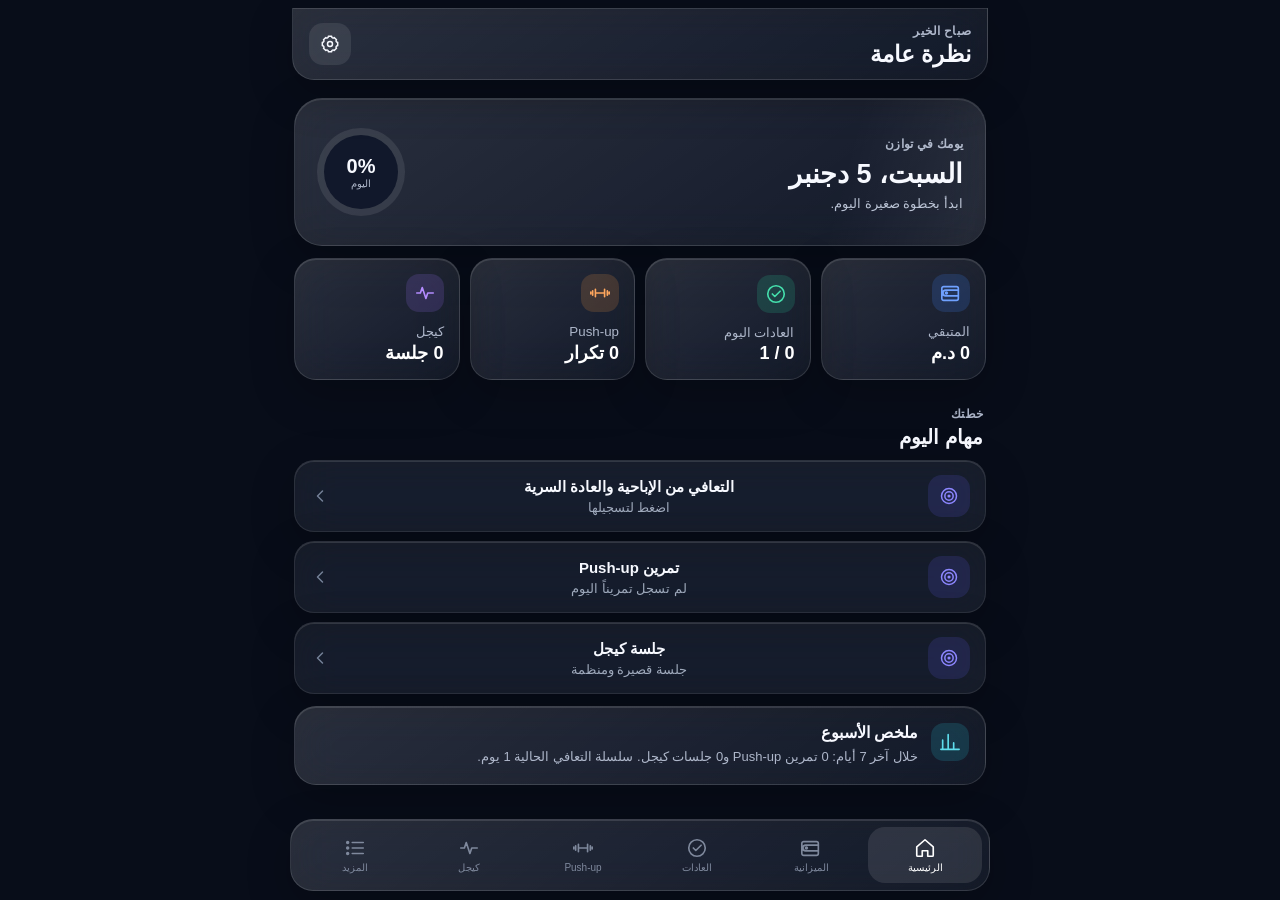
<file: tawazun/index.html>
<!doctype html>
<html lang="ar" dir="rtl">
<head>
  <meta charset="utf-8">
  <meta name="viewport" content="width=device-width,initial-scale=1,viewport-fit=cover,maximum-scale=1,user-scalable=no">
  <meta name="theme-color" content="#0a0f1e">
  <meta name="apple-mobile-web-app-capable" content="yes">
  <meta name="apple-mobile-web-app-status-bar-style" content="black-translucent">
  <meta name="apple-mobile-web-app-title" content="توازن">
  <meta name="format-detection" content="telephone=no">
  <meta name="mobile-web-app-capable" content="yes">
  <title>توازن — حياتك في مكان واحد</title>
  <link rel="manifest" href="manifest.webmanifest">
  <link rel="apple-touch-icon" sizes="180x180" href="assets/icons/icon-180.png">
  <link rel="icon" href="assets/icons/icon-192.png">
  <link rel="stylesheet" href="styles.css">
</head>
<body>
<svg class="svg-sprite" aria-hidden="true">
  <symbol id="i-home" viewBox="0 0 24 24"><path d="M3 10.8 12 3l9 7.8v9.1a1.1 1.1 0 0 1-1.1 1.1H15v-6H9v6H4.1A1.1 1.1 0 0 1 3 19.9z"/></symbol>
  <symbol id="i-wallet" viewBox="0 0 24 24"><path d="M4 5h14a2 2 0 0 1 2 2v2H6a3 3 0 0 0 0 6h14v3a2 2 0 0 1-2 2H4a2 2 0 0 1-2-2V7a2 2 0 0 1 2-2Z"/><path d="M20 9H6a3 3 0 0 0 0 6h14z"/><circle cx="7" cy="12" r="1"/></symbol>
  <symbol id="i-check" viewBox="0 0 24 24"><circle cx="12" cy="12" r="9"/><path d="m8 12 2.7 2.7L16.5 9"/></symbol>
  <symbol id="i-dumbbell" viewBox="0 0 24 24"><path d="M7 8v8M4 9.5v5M17 8v8M20 9.5v5M7 12h10M2 11v2M22 11v2"/></symbol>
  <symbol id="i-pulse" viewBox="0 0 24 24"><path d="M3 12h4l2-6 4 12 2-6h6"/></symbol>
  <symbol id="i-plus" viewBox="0 0 24 24"><path d="M12 5v14M5 12h14"/></symbol>
  <symbol id="i-edit" viewBox="0 0 24 24"><path d="m4 20 4.2-1 10.7-10.7a2 2 0 0 0-2.8-2.8L5.4 16.2zM14.8 6.8l2.8 2.8"/></symbol>
  <symbol id="i-trash" viewBox="0 0 24 24"><path d="M5 7h14M9 7V4h6v3M7 7l1 13h8l1-13M10 11v5M14 11v5"/></symbol>
  <symbol id="i-chevron" viewBox="0 0 24 24"><path d="m9 18 6-6-6-6"/></symbol>
  <symbol id="i-calendar" viewBox="0 0 24 24"><rect x="3" y="5" width="18" height="16" rx="2"/><path d="M8 3v4M16 3v4M3 10h18"/></symbol>
  <symbol id="i-chart" viewBox="0 0 24 24"><path d="M4 20V10M10 20V4M16 20v-7M22 20H2"/></symbol>
  <symbol id="i-settings" viewBox="0 0 24 24"><circle cx="12" cy="12" r="3"/><path d="M19.4 15a1.7 1.7 0 0 0 .3 1.9l.1.1-2.8 2.8-.1-.1a1.7 1.7 0 0 0-1.9-.3 1.7 1.7 0 0 0-1 1.6v.2h-4V21a1.7 1.7 0 0 0-1-1.6 1.7 1.7 0 0 0-1.9.3l-.1.1L4.2 17l.1-.1a1.7 1.7 0 0 0 .3-1.9A1.7 1.7 0 0 0 3 14H2.8v-4H3a1.7 1.7 0 0 0 1.6-1 1.7 1.7 0 0 0-.3-1.9L4.2 7 7 4.2l.1.1A1.7 1.7 0 0 0 9 4.6 1.7 1.7 0 0 0 10 3v-.2h4V3a1.7 1.7 0 0 0 1 1.6 1.7 1.7 0 0 0 1.9-.3l.1-.1L19.8 7l-.1.1a1.7 1.7 0 0 0-.3 1.9 1.7 1.7 0 0 0 1.6 1h.2v4H21a1.7 1.7 0 0 0-1.6 1Z"/></symbol>
  <symbol id="i-play" viewBox="0 0 24 24"><path d="m8 5 11 7-11 7z"/></symbol>
  <symbol id="i-pause" viewBox="0 0 24 24"><path d="M8 5v14M16 5v14"/></symbol>
  <symbol id="i-stop" viewBox="0 0 24 24"><rect x="6" y="6" width="12" height="12" rx="1"/></symbol>
  <symbol id="i-lock" viewBox="0 0 24 24"><rect x="4" y="10" width="16" height="11" rx="2"/><path d="M8 10V7a4 4 0 0 1 8 0v3"/></symbol><symbol id="i-face" viewBox="0 0 24 24"><path d="M4 8V6a4 4 0 0 1 4-4h2M16 2h2a4 4 0 0 1 4 4v2M20 16v2a4 4 0 0 1-4 4h-2M8 22H6a4 4 0 0 1-4-4v-2"/><circle cx="9" cy="10" r="1.2"/><circle cx="15" cy="10" r="1.2"/><path d="M9 15.5c1.2 1.2 4.8 1.2 6 0"/></symbol>
  <symbol id="i-target" viewBox="0 0 24 24"><circle cx="12" cy="12" r="9"/><circle cx="12" cy="12" r="5"/><circle cx="12" cy="12" r="1"/></symbol>
  <symbol id="i-coins" viewBox="0 0 24 24"><ellipse cx="9" cy="7" rx="6" ry="3"/><path d="M3 7v4c0 1.7 2.7 3 6 3s6-1.3 6-3V7M3 11v4c0 1.7 2.7 3 6 3 1.2 0 2.3-.2 3.2-.5"/><path d="M15 11c3.3 0 6 1.3 6 3s-2.7 3-6 3c-1 0-2-.1-2.8-.4M12 17v2c0 1.7 2.7 3 6 3"/></symbol>
  <symbol id="i-list" viewBox="0 0 24 24"><path d="M9 6h12M9 12h12M9 18h12"/><circle cx="4" cy="6" r="1"/><circle cx="4" cy="12" r="1"/><circle cx="4" cy="18" r="1"/></symbol>
  <symbol id="i-shield" viewBox="0 0 24 24"><path d="M12 3l7 2.8v5.4c0 4.8-3.4 7.9-7 9.8-3.6-1.9-7-5-7-9.8V5.8z"/><path d="m9.5 12 2 2 3.5-4"/></symbol>
  <symbol id="i-receipt" viewBox="0 0 24 24"><path d="M6 3h12v18l-2-1.4-2 1.4-2-1.4-2 1.4-2-1.4L6 21z"/><path d="M9 8h6M9 12h6"/></symbol>
  <symbol id="i-x" viewBox="0 0 24 24"><path d="m6 6 12 12M18 6 6 18"/></symbol>
</svg>

<div class="app-bg" aria-hidden="true"><i></i><i></i><i></i></div>
<div id="lockScreen" class="lock-screen hidden" role="dialog" aria-modal="true">
  <div class="lock-card glass">
    <div class="brand-mark"><svg><use href="#i-pulse"/></svg></div>
    <h1>مرحباً بعودتك</h1><p id="lockSubtitle">أدخل رمز الدخول إلى توازن</p>
    <div id="bioBlock" class="hidden">
      <button id="bioButton" class="bio-button" type="button"><svg><use href="#i-face"/></svg><span>الدخول ببصمة الوجه</span></button>
      <button id="usePinLink" class="text-button" type="button">استخدام رمز PIN بدلاً من ذلك</button>
    </div>
    <div id="pinBlock">
      <div id="pinDots" class="pin-dots" aria-label="رمز من أربع خانات"><b></b><b></b><b></b><b></b></div>
      <div id="pinPad" class="pin-pad"></div>
    </div>
    <p id="lockMessage" class="form-note" aria-live="polite"></p>
  </div>
</div>

<div id="app" class="app-shell">
  <header class="topbar glass">
    <div><span id="greeting" class="eyebrow"></span><h1 id="pageTitle">نظرة عامة</h1></div>
    <button class="icon-button" id="settingsBtn" aria-label="الإعدادات"><svg><use href="#i-settings"/></svg></button>
  </header>

  <main id="mainContent">
    <section class="page active" data-page="home">
      <div class="hero-card glass">
        <div><span class="eyebrow">يومك في توازن</span><h2 id="heroDate"></h2><p id="heroSummary">ابدأ بخطوة صغيرة اليوم</p></div>
        <div class="score-ring" id="dailyRing"><strong>0%</strong><span>اليوم</span></div>
      </div>
      <div class="quick-grid">
        <button class="quick-card glass" data-go="budget"><span class="quick-icon blue"><svg><use href="#i-wallet"/></svg></span><small>المتبقي</small><strong id="homeBalance">0 د.م</strong></button>
        <button class="quick-card glass" data-go="habits"><span class="quick-icon green"><svg><use href="#i-check"/></svg></span><small>العادات اليوم</small><strong id="homeHabits">0 / 0</strong></button>
        <button class="quick-card glass" data-go="pushups"><span class="quick-icon orange"><svg><use href="#i-dumbbell"/></svg></span><small>Push-up</small><strong id="homePushups">0</strong></button>
        <button class="quick-card glass" data-go="kegel"><span class="quick-icon violet"><svg><use href="#i-pulse"/></svg></span><small>كيجل</small><strong id="homeKegel">0 جلسة</strong></button>
      </div>
      <div class="section-head"><div><span class="eyebrow">خطتك</span><h2>مهام اليوم</h2></div></div>
      <div id="todayTasks" class="stack-list"></div>
      <div class="insight-card glass"><span class="quick-icon cyan"><svg><use href="#i-chart"/></svg></span><div><strong>ملخص الأسبوع</strong><p id="weeklyInsight">أضف بياناتك لتظهر لك قراءة بسيطة لتقدمك.</p></div></div>
    </section>

    <section class="page" data-page="budget">
      <div class="month-strip glass"><button id="prevMonth" class="icon-button"><svg><use href="#i-chevron"/></svg></button><button id="monthPickerBtn" class="month-label"><span id="budgetMonth"></span><small>اضغط لاختيار شهر</small></button><button id="nextMonth" class="icon-button"><svg class="rtl-flip"><use href="#i-chevron"/></svg></button></div><input type="month" id="monthInput" class="vh-month" aria-hidden="true" tabindex="-1">
      <div class="balance-card glass"><span class="eyebrow">الرصيد المتبقي</span><h2 id="budgetBalance">0 د.م</h2><div class="budget-stats"><span><small>الدخل</small><b id="budgetIncome">0</b></span><span><small>المصروف</small><b id="budgetSpent">0</b></span><span><small>الادخار</small><b id="budgetSaved">0</b></span></div><div class="progress"><i id="budgetProgress"></i></div><button class="text-button" id="editIncomeBtn"><svg><use href="#i-edit"/></svg> تعديل الدخل واسم الميزانية</button></div>
      <div class="section-head"><div><span class="eyebrow">التقسيمات</span><h2>فئات الميزانية</h2></div><button class="add-button" id="addCategoryBtn"><svg><use href="#i-plus"/></svg> إضافة</button></div>
      <div id="categoryList" class="category-grid"></div>
      <div class="section-head"><div><span class="eyebrow">الحركة</span><h2>آخر المصاريف</h2></div><button class="add-button" id="addExpenseBtn"><svg><use href="#i-plus"/></svg> مصروف</button></div>
      <div id="expenseList" class="stack-list"></div>
      <div class="section-head"><div><span class="eyebrow">الأهداف</span><h2>أهداف الادخار</h2></div><button class="add-button" id="addGoalBtn"><svg><use href="#i-plus"/></svg> هدف</button></div>
      <div id="goalList" class="stack-list"></div>
    </section>

    <section class="page" data-page="habits">
      <div id="mainHabitCard" class="recovery-card glass"></div>
      <div class="section-head"><div><span class="eyebrow">اليوم</span><h2>عاداتي</h2></div><button class="add-button" id="addHabitBtn"><svg><use href="#i-plus"/></svg> عادة</button></div>
      <div id="habitList" class="habit-list"></div>
      <div class="calendar-card glass"><div class="calendar-head"><button id="calPrev" class="icon-button"><svg><use href="#i-chevron"/></svg></button><h3 id="calTitle"></h3><button id="calNext" class="icon-button"><svg class="rtl-flip"><use href="#i-chevron"/></svg></button></div><div class="week-row"><span>ح</span><span>ن</span><span>ث</span><span>ر</span><span>خ</span><span>ج</span><span>س</span></div><div id="habitCalendar" class="calendar-grid"></div><div class="legend"><span><i class="done"></i> يوم ناجح</span><span><i class="missed"></i> تعثر</span></div></div>
    </section>

    <section class="page" data-page="pushups">
      <div class="workout-hero glass"><span class="quick-icon orange"><svg><use href="#i-dumbbell"/></svg></span><div><span class="eyebrow">تدريب اليوم</span><h2 id="pushupPlanTitle">Push-up</h2><p id="pushupPlanMeta"></p></div></div>
      <div class="counter-card glass"><span class="eyebrow">العدد الحالي</span><div class="big-counter"><button id="pushMinus" aria-label="إنقاص">−</button><strong id="pushCounter">0</strong><button id="pushPlus" aria-label="زيادة">+</button></div><div class="step-row"><button data-add="5">+5</button><button data-add="10">+10</button><button data-add="20">+20</button></div><button id="savePushSession" class="primary-button"><svg><use href="#i-check"/></svg> حفظ التمرين</button></div>
      <div class="section-head"><div><span class="eyebrow">الخطة</span><h2>برنامجك</h2></div><button id="editPushPlan" class="add-button"><svg><use href="#i-edit"/></svg> تعديل</button></div>
      <div id="pushPlan" class="plan-card glass"></div>
      <div class="section-head"><div><span class="eyebrow">السجل</span><h2>آخر التمارين</h2></div></div><div id="pushHistory" class="stack-list"></div>
    </section>

    <section class="page" data-page="kegel">
      <div class="kegel-hero glass"><span class="eyebrow">مؤقت كيجل</span><h2 id="kegelPhase">جاهز للبدء</h2><div id="kegelTimer" class="timer-ring"><strong>00:00</strong><span id="kegelRound">0 / 0</span></div><p id="kegelCue">تنفّس بشكل طبيعي ولا تشد البطن أو الأرداف.</p><div class="timer-actions"><button id="kegelStart" class="primary-button"><svg><use href="#i-play"/></svg> ابدأ</button><button id="kegelStop" class="secondary-button"><svg><use href="#i-stop"/></svg> إيقاف</button></div></div>
      <div class="section-head"><div><span class="eyebrow">البرنامج</span><h2>اختر المستوى</h2></div></div>
      <div id="kegelLevels" class="level-grid"></div>
      <div class="info-card glass"><svg><use href="#i-pulse"/></svg><div><strong>تذكير مريح</strong><p>الجودة أهم من القوة. أوقف التمرين إذا شعرت بألم، ولا تحبس النفس. هذا المؤقت للتنظيم وليس بديلاً عن نصيحة مختص.</p></div></div>
      <div class="section-head"><div><span class="eyebrow">السجل</span><h2>جلسات هذا الأسبوع</h2></div></div><div id="kegelHistory" class="stack-list"></div>
    </section>

    <section class="page" data-page="debts">
      <div class="balance-card glass"><span class="eyebrow">إجمالي الديون</span><h2 id="debtTotal">0 د.م</h2><div class="budget-stats"><span><small>مسدد</small><b id="debtPaid">0</b></span><span><small>متبقي</small><b id="debtLeft">0</b></span></div></div>
      <div class="section-head"><div><span class="eyebrow">القائمة</span><h2>ديوني</h2></div><button class="add-button" id="addDebtBtn"><svg><use href="#i-plus"/></svg> دين</button></div>
      <div id="debtList" class="stack-list"></div>
    </section>

    <section class="page" data-page="emergency">
      <div class="hero-card glass"><div><span class="eyebrow">صندوق الطوارئ</span><h2 id="emTotal">0 د.م</h2><p id="emGoalLine"></p></div><div class="score-ring" id="emRing"><strong>0%</strong><span>مكتمل</span></div></div>
      <div class="fund-actions"><button id="addDepositBtn" class="primary-button"><svg><use href="#i-plus"/></svg> إيداع</button><button id="editEmGoalBtn" class="secondary-button"><svg><use href="#i-edit"/></svg> تعديل الهدف</button></div>
      <div class="section-head"><div><span class="eyebrow">السجل</span><h2>الإيداعات</h2></div></div>
      <div id="depositList" class="stack-list"></div>
    </section>

    <section class="page" data-page="daily">
      <div class="month-strip glass"><button id="dailyPrev" class="icon-button"><svg><use href="#i-chevron"/></svg></button><button id="dailyTodayBtn" class="month-label"><span id="dailyDateLabel"></span><small>اضغط للعودة إلى اليوم</small></button><button id="dailyNext" class="icon-button"><svg class="rtl-flip"><use href="#i-chevron"/></svg></button></div>
      <div class="balance-card glass"><span class="eyebrow">مصروف هذا اليوم</span><h2 id="dailyTotal">0 د.م</h2><div class="budget-stats"><span><small>عدد العناصر</small><b id="dailyCount">0</b></span></div></div>
      <div class="section-head"><div><span class="eyebrow">التفاصيل</span><h2>صرفت على</h2></div><button class="add-button" id="addDailyBtn"><svg><use href="#i-plus"/></svg> إضافة</button></div>
      <div id="dailyList" class="stack-list"></div>
      <div class="section-head"><div><span class="eyebrow">الأيام السابقة</span><h2>سجل المصاريف</h2></div></div>
      <div id="dailyHistory" class="stack-list"></div>
    </section>

    <section class="page" data-page="more">
      <div class="section-head"><div><span class="eyebrow">أجزاء إضافية</span><h2>المزيد</h2></div></div>
      <div id="moreList" class="stack-list"></div>
    </section>
  </main>

  <nav class="bottom-nav glass" aria-label="التنقل الرئيسي">
    <button class="active" data-page-target="home"><svg><use href="#i-home"/></svg><span>الرئيسية</span></button>
    <button data-page-target="budget"><svg><use href="#i-wallet"/></svg><span>الميزانية</span></button>
    <button data-page-target="habits"><svg><use href="#i-check"/></svg><span>العادات</span></button>
    <button data-page-target="pushups"><svg><use href="#i-dumbbell"/></svg><span>Push-up</span></button>
    <button data-page-target="kegel"><svg><use href="#i-pulse"/></svg><span>كيجل</span></button>
    <button data-page-target="more"><svg><use href="#i-list"/></svg><span>المزيد</span></button>
  </nav>
</div>

<div id="modal" class="modal hidden" role="dialog" aria-modal="true" aria-labelledby="modalTitle"><div class="modal-sheet glass"><div class="sheet-grip"></div><div class="modal-head"><h2 id="modalTitle"></h2><button id="modalClose" class="icon-button"><svg><use href="#i-x"/></svg></button></div><form id="modalForm"><div id="modalBody"></div><button class="primary-button full" type="submit">حفظ التغييرات</button></form></div></div>
<div id="toast" class="toast" role="status"></div>

<script src="app.js"></script>
</body>
</html>
</file>
<file: tawazun/styles.css>
@font-face{font-family:system;src:local("SF Arabic"),local("SF Pro Display"),local("Segoe UI")}*{box-sizing:border-box;-webkit-tap-highlight-color:transparent}html{background:#080d19;min-height:100%;overscroll-behavior:none;color-scheme:dark;touch-action:manipulation}body{margin:0;min-height:100vh;min-height:100dvh;color:#f7f9ff;background:#080d19;font-family:system,-apple-system,BlinkMacSystemFont,"Segoe UI",Tahoma,sans-serif;direction:rtl;user-select:none;-webkit-user-select:none;-webkit-touch-callout:none;overflow-x:hidden}button,input,select,textarea{font:inherit}
input,textarea,select{user-select:text;-webkit-user-select:text}button{color:inherit}.svg-sprite{position:absolute;width:0;height:0;overflow:hidden}.app-bg{position:fixed;inset:0;overflow:hidden;z-index:-2;background:linear-gradient(155deg,#0c1327 0%,#080d19 48%,#101326 100%)}.app-bg:after{content:"";position:absolute;inset:0;background-image:linear-gradient(rgba(255,255,255,.025) 1px,transparent 1px),linear-gradient(90deg,rgba(255,255,255,.025) 1px,transparent 1px);background-size:32px 32px;mask-image:linear-gradient(to bottom,black,transparent 75%)}.app-bg i{position:absolute;border-radius:50%;filter:blur(70px);opacity:.32}.app-bg i:nth-child(1){width:260px;height:260px;background:#5752ff;right:-80px;top:-50px}.app-bg i:nth-child(2){width:220px;height:220px;background:#00c6ad;left:-100px;top:34%}.app-bg i:nth-child(3){width:240px;height:240px;background:#ff3d87;right:10%;bottom:-140px}.glass{background:linear-gradient(145deg,rgba(255,255,255,.14),rgba(255,255,255,.055));border:1px solid rgba(255,255,255,.13);box-shadow:0 14px 45px rgba(0,0,0,.22),inset 0 1px 0 rgba(255,255,255,.12);backdrop-filter:blur(22px) saturate(145%);-webkit-backdrop-filter:blur(22px) saturate(145%)}.hidden{display:none!important}.app-shell{min-height:100vh;min-height:100dvh;padding-top:max(env(safe-area-inset-top),8px);padding-bottom:calc(92px + env(safe-area-inset-bottom));max-width:720px;margin:auto}.topbar{position:sticky;top:env(safe-area-inset-top,0px);z-index:20;margin:0 12px;border-radius:0 0 22px 22px;border-top:0;display:flex;align-items:center;justify-content:space-between;padding:12px 16px 11px;min-height:72px}.topbar h1{font-size:23px;margin:2px 0 0}.eyebrow{color:#aeb7ca;font-size:12px;font-weight:650;letter-spacing:.02em}.icon-button{width:42px;height:42px;border:0;border-radius:14px;background:rgba(255,255,255,.09);display:grid;place-items:center;cursor:pointer}.icon-button svg,.add-button svg,.text-button svg,.primary-button svg,.secondary-button svg{width:20px;height:20px;fill:none;stroke:currentColor;stroke-width:1.8;stroke-linecap:round;stroke-linejoin:round}.page{display:none;padding:18px 14px 8px;animation:pageIn .25s ease}.page.active{display:block}@keyframes pageIn{from{opacity:0;transform:translateY(8px)}to{opacity:1;transform:none}}.hero-card{border-radius:28px;padding:22px;display:flex;align-items:center;justify-content:space-between;gap:14px;min-height:148px}.hero-card h2{font-size:27px;margin:6px 0}.hero-card p{font-size:13px;color:#b9c2d4;margin:0}.score-ring{--p:0deg;width:88px;height:88px;flex:0 0 88px;border-radius:50%;display:grid;place-content:center;text-align:center;position:relative;background:conic-gradient(#6d66ff var(--p),rgba(255,255,255,.09) 0)}.score-ring:before{content:"";position:absolute;inset:7px;border-radius:50%;background:#11182b}.score-ring strong,.score-ring span{position:relative}.score-ring strong{font-size:20px}.score-ring span{font-size:10px;color:#aeb7ca}.quick-grid{display:grid;grid-template-columns:1fr 1fr;gap:10px;margin-top:12px}.quick-card{border-radius:22px;padding:15px;text-align:right;border-width:1px;min-height:114px;color:#fff}.quick-card small{display:block;color:#aeb7ca;margin:12px 0 3px}.quick-card strong{display:block;font-size:18px}.quick-icon{width:38px;height:38px;border-radius:13px;display:grid;place-items:center}.quick-icon svg,.info-card>svg{width:22px;height:22px;fill:none;stroke:currentColor;stroke-width:1.8;stroke-linecap:round;stroke-linejoin:round}.quick-icon.blue{background:rgba(69,133,255,.18);color:#6fa1ff}.quick-icon.green{background:rgba(42,212,159,.17);color:#45dfac}.quick-icon.orange{background:rgba(255,153,68,.17);color:#ffa75e}.quick-icon.violet{background:rgba(161,112,255,.17);color:#b48cff}.quick-icon.cyan{background:rgba(46,201,222,.17);color:#5eddec}.section-head{display:flex;align-items:end;justify-content:space-between;gap:12px;margin:24px 3px 11px}.section-head h2{font-size:20px;margin:3px 0 0}.add-button,.text-button{border:0;background:transparent;color:#8faeff;font-size:13px;font-weight:700;display:flex;align-items:center;gap:5px;padding:8px}.add-button svg,.text-button svg{width:17px;height:17px}.stack-list,.habit-list{display:grid;gap:9px}.empty-state{border:1px dashed rgba(255,255,255,.14);border-radius:20px;padding:24px 16px;text-align:center;color:#9ea8bb}.empty-state svg{width:30px;height:30px;fill:none;stroke:#7d8ba6;margin-bottom:7px}.list-item{border-radius:20px;padding:14px 15px;display:flex;align-items:center;gap:12px;background:rgba(255,255,255,.065);border:1px solid rgba(255,255,255,.09)}.list-item .item-icon{width:42px;height:42px;border-radius:14px;display:grid;place-items:center;background:var(--soft,rgba(109,102,255,.15));color:var(--tone,#8e89ff);font-weight:800}.list-item .item-main{min-width:0;flex:1}.list-item strong{display:block;font-size:15px;white-space:nowrap;overflow:hidden;text-overflow:ellipsis}.list-item small{display:block;color:#9faabc;margin-top:4px}.item-actions{display:flex;gap:5px}.mini-action{width:34px;height:34px;border:0;border-radius:11px;background:rgba(255,255,255,.07);display:grid;place-items:center}.mini-action svg{width:17px;height:17px;fill:none;stroke:currentColor;stroke-width:1.8}.insight-card,.info-card{display:flex;gap:13px;align-items:flex-start;border-radius:22px;padding:16px;margin-top:12px}.insight-card strong,.info-card strong{display:block;margin-bottom:4px}.insight-card p,.info-card p{font-size:13px;color:#aeb7ca;line-height:1.7;margin:0}.bottom-nav{position:fixed;z-index:30;left:50%;transform:translateX(-50%);bottom:max(9px,env(safe-area-inset-bottom));width:min(calc(100% - 20px),700px);height:72px;border-radius:23px;display:grid;grid-template-columns:repeat(5,1fr);padding:7px}.bottom-nav button{border:0;background:transparent;border-radius:17px;display:flex;flex-direction:column;align-items:center;justify-content:center;gap:3px;color:#7f899d;font-size:10px}.bottom-nav button.active{color:#fff;background:rgba(255,255,255,.1)}.bottom-nav svg{width:22px;height:22px;fill:none;stroke:currentColor;stroke-width:1.8;stroke-linecap:round;stroke-linejoin:round}.month-strip{display:flex;align-items:center;justify-content:space-between;border-radius:20px;padding:8px}.month-label{border:0;background:transparent;text-align:center}.month-label span{display:block;font-weight:800}.month-label small{display:block;color:#9ba7bb;margin-top:2px;font-size:10px}.rtl-flip{transform:scaleX(-1)}.balance-card{border-radius:27px;margin-top:12px;padding:21px}.balance-card h2{font-size:34px;margin:7px 0 20px}.budget-stats{display:grid;grid-template-columns:repeat(3,1fr);gap:7px}.budget-stats span{background:rgba(255,255,255,.06);border-radius:15px;padding:10px}.budget-stats small{display:block;color:#97a3b7;font-size:10px}.budget-stats b{display:block;margin-top:4px;font-size:13px}.progress{height:8px;border-radius:9px;background:rgba(255,255,255,.08);overflow:hidden;margin:15px 0 6px}.progress i{display:block;width:0;height:100%;background:linear-gradient(90deg,#6963ff,#30d5a2);border-radius:inherit;transition:.3s}.category-grid{display:grid;grid-template-columns:1fr 1fr;gap:9px}.category-card{position:relative;border-radius:21px;padding:15px;background:rgba(255,255,255,.065);border:1px solid rgba(255,255,255,.09);overflow:hidden}.category-card:before{content:"";position:absolute;inset-inline-start:0;top:0;bottom:0;width:4px;background:var(--color)}.category-card h3{font-size:14px;margin:0 0 11px}.category-card .amount-line{display:flex;justify-content:space-between;font-size:12px;color:#aeb7ca}.category-card .amount-line b{color:#fff}.category-card .progress{height:6px;margin:9px 0}.category-card .card-actions{display:flex;justify-content:flex-end;margin-top:5px}.category-card .mini-action{width:30px;height:30px}.recovery-card{border-radius:28px;padding:23px;min-height:210px;text-align:center}.recovery-card .streak{font-size:56px;line-height:1;margin:17px 0 5px;font-weight:850}.recovery-card .streak-label{color:#aeb7ca}.recovery-card .recovery-actions{display:flex;gap:8px;margin-top:18px}.recovery-card .recovery-actions button{flex:1}.habit-row{display:flex;align-items:center;gap:12px;border-radius:20px;padding:13px;background:rgba(255,255,255,.065);border:1px solid rgba(255,255,255,.09)}.habit-check{width:45px;height:45px;border-radius:15px;border:1px solid rgba(255,255,255,.14);background:rgba(255,255,255,.06);display:grid;place-items:center;color:transparent}.habit-check.done{background:#28c995;color:#071811;border-color:#28c995}.habit-check svg{width:22px;height:22px;fill:none;stroke:currentColor;stroke-width:2.3}.habit-row .item-main{flex:1}.habit-row strong{display:block}.habit-row small{color:#98a5b9}.calendar-card{border-radius:25px;margin-top:18px;padding:16px}.calendar-head{display:flex;align-items:center;justify-content:space-between}.calendar-head h3{font-size:16px}.week-row,.calendar-grid{display:grid;grid-template-columns:repeat(7,1fr);gap:5px;text-align:center}.week-row{color:#7f8ca2;font-size:11px;margin:10px 0}.calendar-day{aspect-ratio:1;border-radius:11px;display:grid;place-items:center;font-size:12px;color:#bac2d1;background:rgba(255,255,255,.04);position:relative}.calendar-day.other{opacity:.25}.calendar-day.today{outline:1px solid #817cff}.calendar-day.done{background:rgba(42,212,159,.18);color:#59e3b6}.calendar-day.missed{background:rgba(255,91,121,.16);color:#ff849b}.legend{display:flex;gap:17px;justify-content:center;margin-top:14px;color:#8996aa;font-size:11px}.legend i{display:inline-block;width:8px;height:8px;border-radius:50%;margin-inline-end:4px}.legend .done{background:#42dba9}.legend .missed{background:#ff6c87}.workout-hero{border-radius:26px;padding:19px;display:flex;gap:14px;align-items:center}.workout-hero h2{margin:4px 0}.workout-hero p{color:#aeb7ca;margin:0;font-size:13px}.counter-card{text-align:center;border-radius:27px;padding:22px;margin-top:12px}.big-counter{display:flex;align-items:center;justify-content:center;gap:28px;margin:18px 0}.big-counter strong{font-size:64px;min-width:95px}.big-counter button{width:48px;height:48px;border:0;border-radius:17px;background:rgba(255,255,255,.1);font-size:27px}.step-row{display:flex;justify-content:center;gap:8px;margin-bottom:14px}.step-row button{border:0;border-radius:12px;padding:9px 16px;background:rgba(255,255,255,.07);color:#b6c0d3}.primary-button,.secondary-button{border:0;border-radius:15px;min-height:48px;padding:12px 18px;font-weight:800;display:inline-flex;align-items:center;justify-content:center;gap:8px}.primary-button{background:linear-gradient(135deg,#746eff,#5550e8);color:#fff;box-shadow:0 10px 26px rgba(89,82,232,.26)}.secondary-button{background:rgba(255,255,255,.09);color:#dbe2ef}.full{width:100%;margin-top:16px}.plan-card{border-radius:22px;padding:17px}.plan-days{display:grid;grid-template-columns:repeat(7,1fr);gap:5px;margin-top:12px}.plan-day{text-align:center;background:rgba(255,255,255,.06);border-radius:12px;padding:9px 2px;font-size:10px;color:#8f9bb0}.plan-day.active{background:rgba(255,159,75,.18);color:#ffae69}.plan-day b{display:block;font-size:13px;color:#fff;margin-top:4px}.kegel-hero{text-align:center;border-radius:28px;padding:24px}.kegel-hero h2{font-size:25px;margin:8px 0}.timer-ring{width:190px;height:190px;border-radius:50%;margin:20px auto;display:grid;place-content:center;position:relative;background:conic-gradient(#9a72ff var(--timer,0deg),rgba(255,255,255,.07) 0)}.timer-ring:before{content:"";position:absolute;inset:10px;border-radius:50%;background:#12172a;box-shadow:inset 0 0 24px rgba(0,0,0,.22)}.timer-ring strong,.timer-ring span{position:relative}.timer-ring strong{font-size:42px}.timer-ring span{color:#9eaabd;margin-top:4px}.kegel-hero>p{color:#a8b3c5;font-size:13px;line-height:1.65;min-height:42px}.timer-actions{display:flex;gap:9px;justify-content:center}.level-grid{display:grid;gap:9px}.level-card{border-radius:20px;padding:15px;display:flex;align-items:center;gap:12px;background:rgba(255,255,255,.06);border:1px solid rgba(255,255,255,.09)}.level-card.selected{border-color:rgba(160,118,255,.75);background:rgba(153,108,255,.12)}.level-card .level-dot{width:42px;height:42px;border-radius:14px;display:grid;place-items:center;background:rgba(164,118,255,.14);color:#bd99ff;font-weight:850}.level-card div{flex:1}.level-card strong{display:block}.level-card small{color:#9ca8bb}.level-card button{border:0;background:transparent;color:#a98aff}.modal{position:fixed;inset:0;z-index:60;background:rgba(2,5,12,.68);display:flex;align-items:flex-end;justify-content:center;padding:12px}.modal-sheet{width:min(100%,700px);max-height:88vh;max-height:88dvh;overflow:auto;border-radius:28px;padding:8px 18px calc(20px + env(safe-area-inset-bottom));animation:sheetUp .25s ease}@keyframes sheetUp{from{transform:translateY(30px);opacity:0}}.sheet-grip{width:42px;height:5px;border-radius:5px;background:rgba(255,255,255,.2);margin:2px auto 7px}.modal-head{display:flex;justify-content:space-between;align-items:center}.modal-head h2{font-size:20px}.field{display:grid;gap:7px;margin:13px 0}.field label{font-size:12px;color:#aab5c7}.field input,.field select,.field textarea{width:100%;min-height:49px;border:1px solid rgba(255,255,255,.12);border-radius:15px;padding:11px 13px;color:#fff;background:rgba(6,11,23,.55);outline:0}.field input:focus,.field select:focus,.field textarea:focus{border-color:#7d77ff}.field-row{display:grid;grid-template-columns:1fr 1fr;gap:9px}.form-note{font-size:12px;color:#98a5b9;line-height:1.5}.danger-button{width:100%;border:1px solid rgba(255,93,121,.28);background:rgba(255,79,111,.09);color:#ff8ca0;border-radius:15px;padding:12px;margin-top:10px}.toast{position:fixed;z-index:100;left:50%;bottom:96px;transform:translate(-50%,18px);background:#eef2ff;color:#101626;border-radius:14px;padding:11px 16px;font-size:13px;font-weight:750;opacity:0;pointer-events:none;transition:.25s;white-space:nowrap;max-width:calc(100% - 30px);overflow:hidden;text-overflow:ellipsis}.toast.show{opacity:1;transform:translate(-50%,0)}.lock-screen{position:fixed;z-index:120;inset:0;background:#080d19;padding:max(20px,env(safe-area-inset-top)) 20px calc(20px + env(safe-area-inset-bottom));display:grid;place-items:center}.lock-card{width:min(100%,390px);border-radius:30px;padding:28px;text-align:center}.brand-mark{width:66px;height:66px;border-radius:22px;margin:auto;display:grid;place-items:center;background:linear-gradient(145deg,#726cff,#3bc4ad)}.brand-mark svg{width:34px;height:34px;fill:none;stroke:#fff;stroke-width:1.8}.lock-card h1{margin:17px 0 5px}.lock-card>p{color:#98a5b9}.pin-dots{display:flex;justify-content:center;gap:13px;margin:25px}.pin-dots b{width:13px;height:13px;border-radius:50%;background:rgba(255,255,255,.12);transition:.2s}.pin-dots b.on{background:#8d87ff;box-shadow:0 0 13px #706aff}.pin-pad{display:grid;grid-template-columns:repeat(3,1fr);gap:10px}.pin-pad button{border:0;border-radius:18px;min-height:57px;background:rgba(255,255,255,.07);font-size:22px}.pin-pad button:last-child{grid-column:2}.switch-row{display:flex;align-items:center;justify-content:space-between;border-radius:16px;padding:12px;background:rgba(255,255,255,.05);margin:10px 0}.switch{width:51px;height:30px;border:0;border-radius:20px;background:#384154;padding:3px;direction:ltr}.switch i{display:block;width:24px;height:24px;border-radius:50%;background:white;transition:.2s}.switch.on{background:#52d3a5}.switch.on i{transform:translateX(21px)}@media(min-width:600px){.quick-grid{grid-template-columns:repeat(4,1fr)}.category-grid{grid-template-columns:repeat(3,1fr)}}@media(max-width:360px){.page{padding-inline:10px}.topbar{margin-inline:8px}.hero-card{padding:18px}.score-ring{width:78px;height:78px;flex-basis:78px}.bottom-nav{width:calc(100% - 12px)}.bottom-nav span{font-size:9px}.field-row{grid-template-columns:1fr}.category-grid{grid-template-columns:1fr}.big-counter{gap:17px}}@media(prefers-reduced-motion:reduce){*{animation:none!important;transition:none!important}}
.item-icon svg,.list-item>svg{width:20px;height:20px;fill:none;stroke:currentColor;stroke-width:1.8;stroke-linecap:round;stroke-linejoin:round}.list-item>svg{color:#758198;flex:0 0 auto;transform:scaleX(-1)}.list-item button.item-main{color:inherit}

.vh-month{position:fixed;top:8px;left:8px;width:8px;height:8px;opacity:0;pointer-events:none;border:0;padding:0}

.bio-button{width:100%;border:0;border-radius:18px;min-height:64px;background:linear-gradient(135deg,#746eff,#5550e8);color:#fff;font-weight:800;font-size:17px;display:flex;align-items:center;justify-content:center;gap:10px;box-shadow:0 10px 26px rgba(89,82,232,.26);cursor:pointer}
.bio-button:active{transform:scale(.98)}
.bio-button svg{width:30px;height:30px;fill:none;stroke:#fff;stroke-width:1.8;stroke-linecap:round;stroke-linejoin:round}
#usePinLink{margin:12px auto 0}

/* ===== لمسات حركية ===== */
@property --p{syntax:'<angle>';initial-value:0deg;inherits:false}
@property --timer{syntax:'<angle>';initial-value:0deg;inherits:false}
.score-ring{transition:--p 1.1s cubic-bezier(.22,.9,.3,1)}
.timer-ring{transition:--timer .9s linear}
@keyframes rise{from{opacity:0;transform:translateY(14px) scale(.985)}to{opacity:1;transform:none}}
@keyframes floaty{from{transform:translate(0,0)}to{transform:translate(26px,-32px)}}
@keyframes pop{0%{transform:scale(.6);opacity:0}60%{transform:scale(1.07)}100%{transform:scale(1);opacity:1}}
@keyframes breathe{0%,100%{box-shadow:0 0 0 0 rgba(154,114,255,.45)}50%{box-shadow:0 0 0 20px rgba(154,114,255,0)}}
@keyframes sheen{0%{background-position:-200% 0}100%{background-position:200% 0}}
.app-bg i{animation:floaty 9s ease-in-out infinite alternate}
.app-bg i:nth-child(2){animation-duration:12s;animation-delay:-4s}
.app-bg i:nth-child(3){animation-duration:14s;animation-delay:-7s}
.page.active .stack-list>*,.page.active .habit-list>*,.page.active .category-grid>*,.page.active .quick-grid>*,.page.active .level-grid>*{animation:rise .5s cubic-bezier(.22,.9,.3,1) both}
.page.active .stack-list>*:nth-child(2),.page.active .habit-list>*:nth-child(2),.page.active .category-grid>*:nth-child(2),.page.active .quick-grid>*:nth-child(2),.page.active .level-grid>*:nth-child(2){animation-delay:.05s}
.page.active .stack-list>*:nth-child(3),.page.active .habit-list>*:nth-child(3),.page.active .category-grid>*:nth-child(3),.page.active .quick-grid>*:nth-child(3),.page.active .level-grid>*:nth-child(3){animation-delay:.1s}
.page.active .stack-list>*:nth-child(4),.page.active .habit-list>*:nth-child(4),.page.active .category-grid>*:nth-child(4),.page.active .quick-grid>*:nth-child(4),.page.active .level-grid>*:nth-child(4){animation-delay:.15s}
.page.active .stack-list>*:nth-child(5),.page.active .habit-list>*:nth-child(5),.page.active .category-grid>*:nth-child(5),.page.active .quick-grid>*:nth-child(5),.page.active .level-grid>*:nth-child(5){animation-delay:.2s}
.page.active .stack-list>*:nth-child(6),.page.active .habit-list>*:nth-child(6),.page.active .category-grid>*:nth-child(6),.page.active .quick-grid>*:nth-child(6),.page.active .level-grid>*:nth-child(6){animation-delay:.25s}
.page.active .stack-list>*:nth-child(7),.page.active .habit-list>*:nth-child(7),.page.active .category-grid>*:nth-child(7),.page.active .quick-grid>*:nth-child(7),.page.active .level-grid>*:nth-child(7){animation-delay:.3s}
.page.active .stack-list>*:nth-child(8),.page.active .habit-list>*:nth-child(8),.page.active .category-grid>*:nth-child(8),.page.active .quick-grid>*:nth-child(8),.page.active .level-grid>*:nth-child(8){animation-delay:.35s}
.page.active .stack-list>*:nth-child(n+9),.page.active .habit-list>*:nth-child(n+9),.page.active .category-grid>*:nth-child(n+9),.page.active .quick-grid>*:nth-child(n+9),.page.active .level-grid>*:nth-child(n+9){animation-delay:.4s}
.recovery-card .streak{animation:pop .55s cubic-bezier(.22,.9,.3,1) both}
.timer-ring.breathing{animation:breathe 5s ease-in-out infinite}
.hero-card{position:relative;overflow:hidden}
.hero-card::after{content:"";position:absolute;inset:0;background:linear-gradient(105deg,transparent 40%,rgba(255,255,255,.07) 50%,transparent 60%);background-size:200% 100%;animation:sheen 7s ease-in-out infinite;pointer-events:none}
button:active{transform:scale(.97)}
.icon-button:active,.mini-action:active,.add-button:active,.text-button:active{transform:scale(.9)}
.bottom-nav button.active svg{animation:pop .35s ease}

/* أقسام جديدة: الديون + صندوق الطوارئ + مصروف اليوم */
.bottom-nav{grid-template-columns:repeat(6,1fr)}
.pill-action{border:0;border-radius:11px;background:rgba(66,219,169,.14);color:#45dfac;font-size:12px;font-weight:800;padding:9px 12px;white-space:nowrap}
.pill-action:active{transform:scale(.94)}
.fund-actions{display:flex;gap:10px;margin-top:12px}
.fund-actions .primary-button,.fund-actions .secondary-button{flex:1}
.item-actions{display:flex;align-items:center;gap:6px}
</file>
